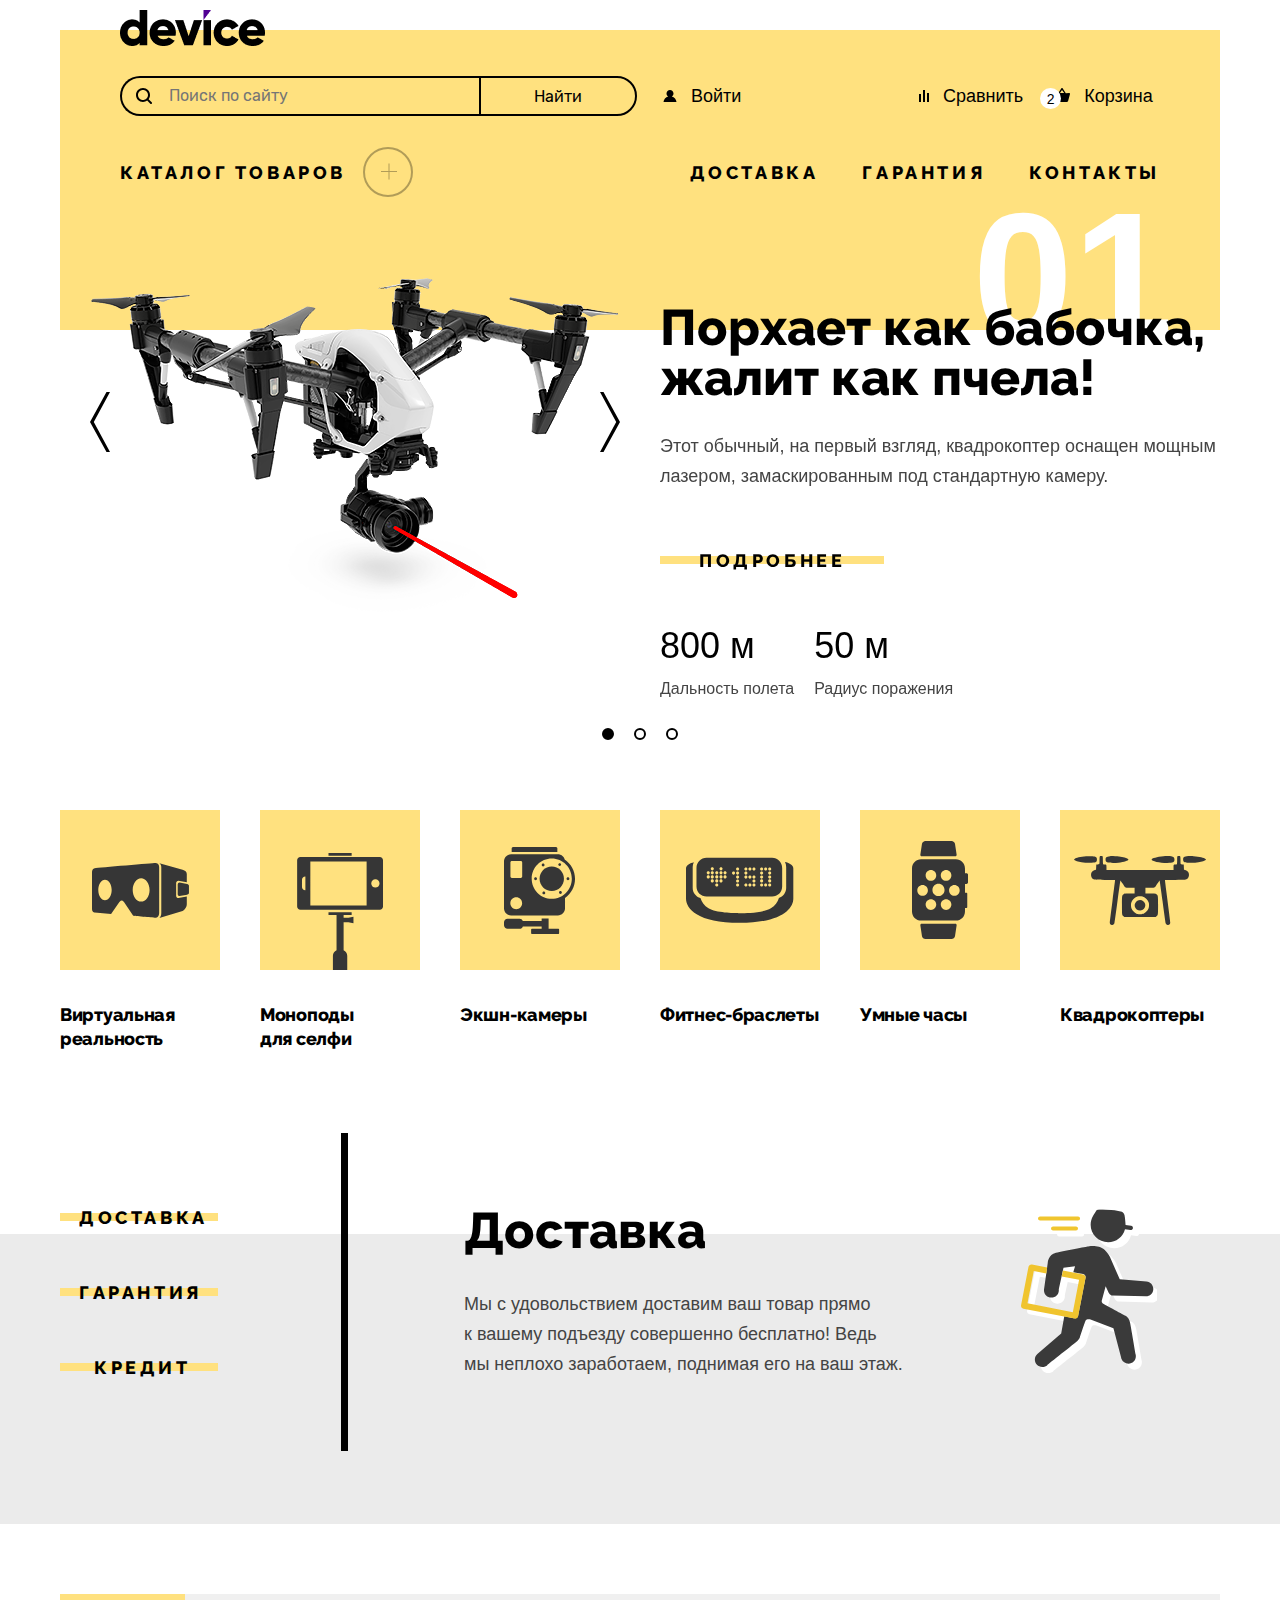
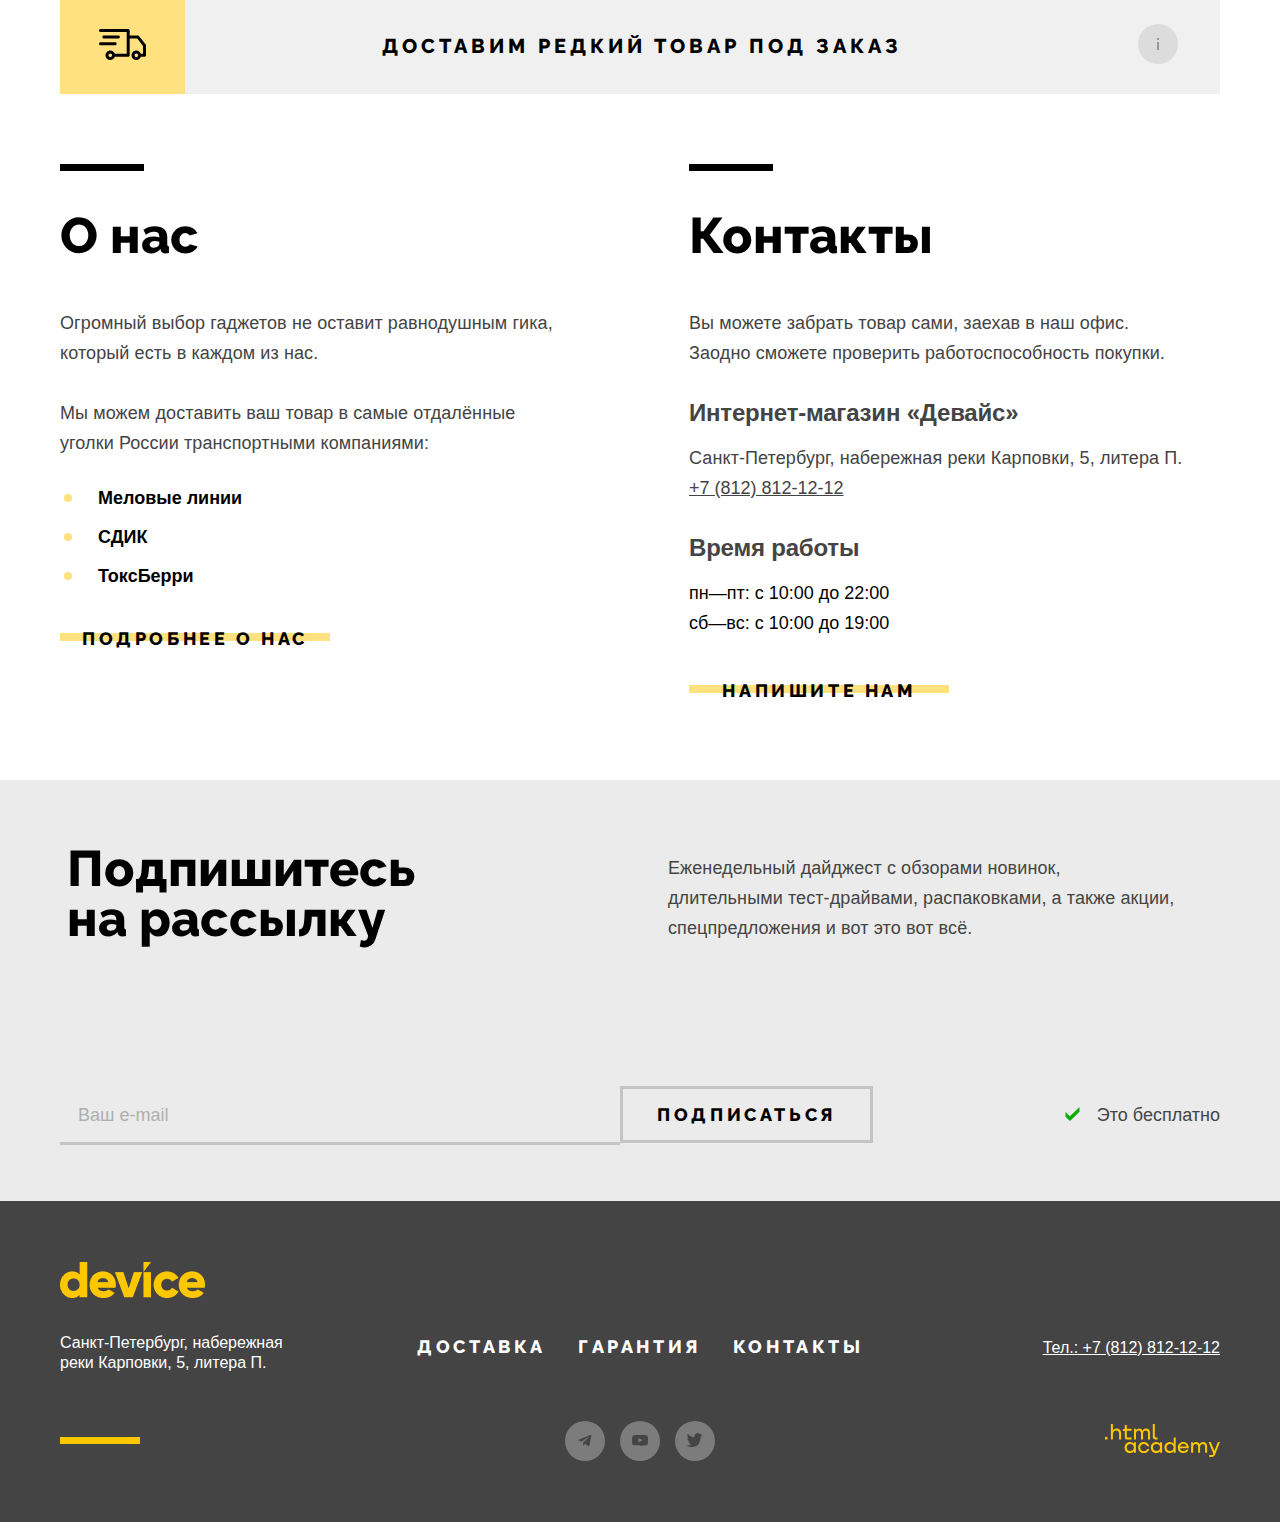
<file: index.html>
<!DOCTYPE html>
<html lang="ru">

  <head>
    <meta charset="UTF-8">
    <link rel="icon" type="image/png" sizes="32x32" href="img/favicon.png">
    <link rel="stylesheet" href="https://unpkg.com/swiper/swiper-bundle.min.css" />
    <link rel="stylesheet" href="styles/styles.css">
    <meta name="description" content="Интернет-магазин инновационных товаров и гаджетов Device">
    <title>Интернет-магазин инновационных товаров и гаджетов Device</title>
  </head>

  <body>


    <!-- header -->
    <header class="header">
      <div class="header-container container">
        <h1 class="visually-hidden">Интернет-магазин Device инновационных товаров и гаджетов</h1>
        <div class="header-logo-wrapper">
          <a class="header-logo-link link-animation" href="index.html">
            <img class="header-logo-img" src="img/logo-header.png" alt="Логотип device">
          </a>
        </div>
        <div class="header-top">
          <div class="form-search-wrapper">
            <form class="form-search" action="https://echo.htmlacademy.ru" method="GET">
              <label class="form-search-label form-search-icon" for="form-search-element"></label>
              <input class="input-search" type="text" name="query" placeholder="Поиск по сайту" aria-label="Поиск" />
              <button class="btn-search btn-form" type="submit" aria-label="Найти">Найти</button>
            </form>
          </div>
          <nav class="nav-menu">
            <div class="nav-user-wrapper">
              <a class="nav-user-link nav-link link-animation" href="#">
                <svg width="14" height="12" viewBox="0 0 14 12" fill="none" xmlns="http://www.w3.org/2000/svg">
                  <path
                    d="M0.5 12H13.5C13.3 9.4 11.4 7.2 8.8 6.5C9.8 5.9 10.5 4.8 10.5 3.5C10.5 1.6 8.9 0 7 0C5.1 0 3.5 1.6 3.5 3.5C3.5 4.8 4.2 5.9 5.2 6.5C2.6 7.2 0.7 9.4 0.5 12Z"
                    fill="currentColor" />
                </svg>
                <span class="nav-link-name nav-link-auth" id="auth-user">Войти</span>
                <!-- Добавить для реализации  авторизованного пользователя -->
                <span class="nav-link-name nav-link-auth-active" id="auth-user">Коля Петухов</span>
                <!-- <span class="nav-link-name nav-link-auth-closed" id="auth-user">Выйти</span> -->
              </a>
            </div>

            <ul class="nav-site-list">
              <li class="nav-site-item">
                <a class="nav-site-link link-animation" href="#">
                  <svg width="10" height="12" viewBox="0 0 10 12" fill="none" xmlns="http://www.w3.org/2000/svg">
                    <path d="M6 0H4V12H6V0Z" fill="currentColor" />
                    <path d="M2 4H0V12H2V4Z" fill="currentColor" />
                    <path d="M10 3H8V12H10V3Z" fill="currentColor" />
                  </svg>
                  <span class="nav-link-name">Сравнить</span>
                </a>
              </li>
              <li class="nav-site-item">
                <a class="nav-site-link nav-site-link-tooltip link-animation" aria-describedby="tooltip-cart" href="#">
                  <svg width="16" height="14" viewBox="0 0 16 14" fill="none" xmlns="http://www.w3.org/2000/svg">
                    <path
                      d="M15.3 5L11.8 5.2L8.6 0.3C8.5 0.1 8.2 0 8 0C7.8 0 7.5 0.1 7.4 0.3L4.2 5.2H0.7C0.3 5.2 0 5.5 0 5.9C0 6 0 6 0 6.1L1.9 12.9C2.1 13.6 2.6 14 3.3 14H12.7C13.4 14 13.9 13.6 14.1 12.9L16 6C16 5.9 16 5.9 16 5.8C16 5.4 15.7 5 15.3 5ZM8 1.9L10.2 5.1H5.9L8 1.9Z"
                      fill="currentColor" />
                  </svg>
                  <span class="notification-badge">2</span>
                  <span class="nav-link-name">Корзина</span>
                </a>

                <!--    Тултип      -->
                <div class="tooltip-wrapper" id="tooltip-cart">
                  <svg width="14" height="7" viewBox="0 0 14 7" fill="none" xmlns="http://www.w3.org/2000/svg">
                    <path d="M14 6.16675H0L7 0.166748L14 6.16675Z" fill="black" />
                  </svg>
                  <ul class="tooltip-list">
                    <li class="tooltip-item">
                      <a class="tooltip-link link-animation" href="#">
                        <div class="tooltip-content">
                          <div class="tooltip-img-wrapper">
                            <img class="tooltip-icon" src="img/tooltip/tooltip-img-01.png"
                              alt="Картинка любительской селфи-палки">
                          </div>
                          <p class="tooltip-text">Любительская селфи-палка</p>
                        </div>
                      </a>
                      <button class="tooltip-btn-closed link-animation" type="button"></button>
                    </li>
                    <li class="tooltip-item">
                      <a class="tooltip-link link-animation" href="#">
                        <div class="tooltip-content">
                          <div class="tooltip-img-wrapper">
                            <img class="tooltip-icon" src="img/tooltip/tooltip-img-02.png"
                              alt="Картинка профессиональной селфи-палки">
                          </div>
                          <p class="tooltip-text">Профессиональная селфи-палка</p>
                        </div>
                      </a>
                      <button class="tooltip-btn-closed link-animation" type="button"></button>
                    </li>
                  </ul>
                  <div class="tooltip-price-wrapper tooltip-price-bg">
                    <span class="tooltip-price-text">Товаров: 2</span>
                    <span class="tooltip-price-text">Сумма: 2000 ₽</span>
                  </div>
                  <button class="tooltip-btn" type="button"> Открыть корзину
                  </button>
                </div>
              </li>
            </ul>
          </nav>



        </div>
        <div class="header-content-wrapper">
          <div class="header-catalog-container" id="header-dropdown">
            <!-- <button class="header-catalog-btn header-content-title" id="btn-dropdown" type="button" data-toggle="#faq1"> -->
            <a class="header-catalog-btn header-content-title link-animation" href="catalog.html">
              Каталог товаров
              <span class="header-content-icon">
                <span></span>
                <span></span>
              </span>
            </a>
            <!-- </button> -->
            <div class="header-catalog-list-wrapper">
              <ul class="header-catalog-list">
                <li class="header-catalog-item">
                  <a class="header-catalog-link link-animation" href="#category">Виртуальная реальность</a>
                </li>
                <li class="header-catalog-item">
                  <a class="header-catalog-link link-animation" href="#category">Моноподы для cелфи</a>
                </li>
                <li class="header-catalog-item">
                  <a class="header-catalog-link link-animation" href="#category">Экшн-камеры
                  </a>
                </li>
              </ul>

              <ul class="header-catalog-list">
                <li class="header-catalog-item">
                  <a class="header-catalog-link link-animation" href="#category">Фитнес-браслеты</a>
                </li>
                <li class="header-catalog-item">
                  <a class="header-catalog-link link-animation" href="#category">Умные часы</a>
                </li>
              </ul>

              <ul class="header-catalog-list">
                <li class="header-catalog-item">
                  <a class="header-catalog-link link-animation" href="#category">Квадрокоптеры</a>
                </li>
              </ul>
            </div>
          </div>
          <!-- <div class="header-content-services-wrapper"> -->
          <ul class="header-content-services-list">
            <li class="header-content-services-item header-content-title">
              <a class="header-content-services-link link-animation" href="#">Доставка</a>
            </li>
            <li class="header-content-services-item header-content-title">
              <a class="header-content-services-link link-animation" href="#">Гарантия</a>
            </li>
            <li class="header-content-services-item header-content-title">
              <a class="header-content-services-link link-animation" href="#">Контакты</a>
            </li>
          </ul>
          <!-- </div> -->
        </div>
    </header>

    <!-- main -->
    <main>

      <!-- hero -->
      <section class="hero container">

        <div class="hero-slider-container swiper-container">
          <ul class="hero-list hero-slider-wrapper swiper-wrapper">

            <li class="hero-item hero-slide swiper-slide">
              <div class="hero-img-wrapper">
                <img class="hero-img" src="img/hero/hero-slider-01.png" width="560" height="560" alt="Квадракоптер">
              </div>
              <div class="hero-content">
                <span class="hero-content-number">01</span>
                <h2>Порхает как бабочка,
                  жалит как пчела!</h2>
                <p class="hero-content-desc">Этот обычный, на первый взгляд, квадрокоптер оснащен мощным лазером,
                  замаскированным под
                  стандартную камеру.
                </p>

                <a class="hero-btn btn" href="#">Подробнее</a>

                <div class="hero-details-wrapper">
                  <div class="hero-details">
                    <span class="hero-details-data">800 м</span>
                    <p class="hero-details-desc">Дальность полета</p>
                  </div>
                  <div class="hero-details">
                    <span class="hero__details-data">50 м</span>
                    <p class="hero-details-desc">Радиус поражения</p>
                  </div>
                </div>
              </div>
            </li>
            <li class="hero-item hero-slide swiper-slide">
              <div class="hero-img-wrapper">
                <img class="hero-img" src="img/hero/hero-slider-02.png" width="560" height="560" alt="Смартчасы">
              </div>
              <div class="hero-content">
                <span class="hero-content-number">02</span>
                <h2>Худеем
                  правильно!</h2>
                <p class="hero-content-desc">Мотивирующие фитнес-браслеты помогут найти в себе силы не пропускать
                  занятия и соблюдать диету.
                </p>

                <a class="hero-btn btn" href="#">Подробнее</a>

                <div class="hero-details-wrapper">
                  <div class="hero-details">
                    <span class="hero-details-data">48 часов</span>
                    <p class="hero-details-desc">Без подзарядки</p>
                  </div>
                </div>
              </div>
            </li>
            <li class="hero-item hero-slide swiper-slide">
              <div class="hero-img-wrapper">
                <img class="hero-img" src="img/hero/hero-slider-03.png" width="560" height="560" alt="Палка для селфи">
              </div>
              <div class="hero-content">
                <span class="hero-content-number">03</span>
                <h2>Делай селфи,
                  как Бен Стиллер! </h2>
                <p class="hero-content-desc">Самая длинная палка для селфи доступна в нашем магазине. Восемь (Восемь,
                  Карл!) метров длиной и
                  весом всего 5 кг.
                </p>

                <a class="hero-btn btn link-animation" href="#">Подробнее</a>

                <div class="hero-details-wrapper">
                  <div class="hero-details">
                    <span class="hero-details-data">8,5 м</span>
                    <p class="hero-details-desc">Длина палки</p>
                  </div>
                  <div class="hero-details">
                    <span class="hero__details-data">5 кг</span>
                    <p class="hero-details-desc">Вес палки</p>
                  </div>
                  <div class="hero-details">
                    <span class="hero__details-data">Карбон</span>
                    <p class="hero-details-desc">Материал</p>
                  </div>
                </div>
              </div>
            </li>
          </ul>
          <div class="hero-swiper-pagination swiper-pagination">
          </div>

          <div class="hero-arrows">
            <button type="button" class="hero-button-prev arrow-slider-btn swiper-button-prev link-animation"></button>
            <button type="button" class="hero-button-next arrow-slider-btn swiper-button-next link-animation"></button>
          </div>
        </div>
      </section>

      <!-- category products -->
      <section class="category container" id="category">
        <div class="category-container">
          <ul class="category-list">
            <li class="category-item">
              <a class="category-link link-animation" href="#">
                <div class="category-icon-wrapper icon-wrapper">
                  <svg width="97" height="55" viewBox="0 0 97 55" fill="none" xmlns="http://www.w3.org/2000/svg">
                    <path
                      d="M84.1314 32.639V20.003C84.1314 18.694 85.1764 17.633 86.4664 17.633L94.7924 19.214V11.02C94.7924 8.66497 93.0844 7.58897 90.5904 6.75497L67.4034 0.174968C69.0194 1.56597 69.2924 2.21497 69.2924 4.57097V49.78C69.2924 52.136 68.8424 53.846 67.3254 54.99L90.5904 47.925C92.9914 47.092 94.7924 43.709 94.7924 41.353V33.44L86.4664 35.007C85.1764 35.009 84.1314 33.947 84.1314 32.639Z"
                      fill="#363636" />
                    <path
                      d="M95.1294 20.979L87.5314 19.535C86.5234 19.535 85.7074 20.364 85.7074 21.386V31.254C85.7074 32.277 86.5234 33.106 87.5314 33.106L95.1294 31.675C96.2834 31.256 96.9534 30.846 96.9534 29.823V22.83C96.9534 21.808 96.1874 21.323 95.1294 20.979Z"
                      fill="#363636" />
                    <path
                      d="M67.1704 4.48297C67.1704 -0.597033 62.9384 0.0239677 62.9384 0.0239677C62.9384 0.0239677 5.83241 4.73797 2.83841 5.14497C-0.155585 5.55197 0.00141458 9.53197 0.00141458 9.53197C0.00141458 9.53197 0.000414578 42.069 0.000414578 45.812C0.000414578 49.555 2.59941 49.565 2.59941 49.565L19.0764 50.968L27.2124 39.3C27.2124 39.3 28.3214 37.472 29.7174 37.472C31.1144 37.472 32.1494 39.333 32.1494 39.333L41.2104 52.854C41.2104 52.854 60.1054 54.763 63.7314 54.763C67.3574 54.762 67.1704 49.739 67.1704 49.739C67.1704 49.739 67.1704 9.56297 67.1704 4.48297ZM12.9824 37.192C9.28442 37.192 6.28641 32.591 6.28641 26.917C6.28641 21.243 9.28442 16.642 12.9824 16.642C16.6804 16.642 19.6784 21.243 19.6784 26.917C19.6784 32.591 16.6804 37.192 12.9824 37.192ZM49.1404 38.618C44.4784 38.618 40.6994 33.379 40.6994 26.917C40.6994 20.454 44.4794 15.215 49.1404 15.215C53.8024 15.215 57.5824 20.454 57.5824 26.917C57.5824 33.379 53.8024 38.618 49.1404 38.618Z"
                      fill="#363636" />
                  </svg>
                </div>
                <p>Виртуальная реальность</p>
              </a>
            </li>
            <li class="category-item">
              <a class="category-link link-animation" href="#">
                <div class="category-icon-wrapper icon-wrapper">
                  <svg width="87" height="117" viewBox="0 0 87 117" fill="none" xmlns="http://www.w3.org/2000/svg">
                    <path
                      d="M82.821 4.011H3.33003C1.56903 4.011 0.142029 5.438 0.142029 7.199V53.612C0.142029 55.375 1.56903 56.801 3.33003 56.801H82.822C84.584 56.801 86.011 55.374 86.011 53.612V7.199C86.011 5.438 84.583 4.011 82.821 4.011ZM8.39203 37.236H8.16603C6.40403 37.236 4.97703 35.807 4.97703 34.047V26.764C4.97703 25.003 6.40403 23.576 8.16603 23.576H8.39203V37.236ZM69.623 52.408H13.341V8.402H69.623V52.408ZM78.4 34.552C76.111 34.552 74.254 32.697 74.254 30.405C74.254 28.113 76.11 26.258 78.4 26.258C80.691 26.258 82.548 28.113 82.548 30.405C82.548 32.697 80.691 34.552 78.4 34.552Z"
                      fill="#363636" />
                    <path d="M54.654 0H31.497V2.758H54.654V0Z" fill="#363636" />
                    <path
                      d="M46.608 64.861V61.888H54.654V59.13H31.498V61.888H39.543V97.134C37.404 98.072 35.908 100.206 35.908 102.693V117H50.243V102.693C50.243 100.207 48.748 98.072 46.607 97.136V69.146H51.403L56.454 70.359V63.648L51.403 64.861H46.608Z"
                      fill="#363636" />
                  </svg>
                </div>
                <p>Моноподы<br>для селфи</p>
              </a>
            </li>
            <li class="category-item">
              <a class="category-link link-animation" href="#">
                <div class="category-icon-wrapper icon-wrapper">
                  <svg width="72" height="87" viewBox="0 0 72 87" fill="none" xmlns="http://www.w3.org/2000/svg">
                    <path
                      d="M53.349 1.49C53.349 0.754 52.771 0 52.038 0H9.053C8.32 0 7.672 0.754 7.672 1.49V5.012H53.348L53.349 1.49Z"
                      fill="#363636" />
                    <path
                      d="M54.202 81.809H44.605V71.426H37.647V73.933H18.774C18.237 72.679 17.017 71.785 15.593 71.785H3.559C1.642 71.784 0 73.387 0 75.311V78.329C0 80.253 1.642 81.809 3.559 81.809H15.594C17.105 81.809 18.386 80.913 18.863 79.483H37.648V81.809H28.13C27.597 81.809 27.12 82.246 27.12 82.781V85.953C27.12 86.488 27.598 87.001 28.13 87.001H54.202C54.735 87.001 55.132 86.488 55.132 85.953V82.78C55.132 82.245 54.735 81.809 54.202 81.809Z"
                      fill="#363636" />
                    <path
                      d="M60.666 12.39C59.805 9.453 57.099 7.34 53.895 7.34H7.148C3.25 7.34 0 10.449 0 14.361V61.261C0 65.173 3.25 68.382 7.148 68.382H53.895C57.793 68.382 61.021 65.173 61.021 61.261V50.915C67.087 46.711 71.022 39.704 71.022 31.751C71.021 23.672 66.89 16.57 60.666 12.39ZM12.238 62.151C8.979 62.151 6.337 59.501 6.337 56.23C6.337 52.96 8.979 50.308 12.238 50.308C15.497 50.308 18.14 52.96 18.14 56.23C18.14 59.501 15.497 62.151 12.238 62.151ZM18.199 29.546C18.199 30.332 17.564 30.968 16.781 30.968H7.841C7.058 30.968 6.423 30.331 6.423 29.546V15.386C6.423 14.6 7.058 13.963 7.841 13.963H16.78C17.563 13.963 18.198 14.6 18.198 15.386L18.199 29.546ZM47.762 51.858C36.686 51.858 27.705 42.848 27.705 31.735C27.705 20.622 36.685 11.611 47.762 11.611C58.839 11.611 67.82 20.621 67.82 31.735C67.82 42.849 58.839 51.858 47.762 51.858Z"
                      fill="#363636" />
                    <path
                      d="M47.762 43.964C54.4932 43.964 59.95 38.4889 59.95 31.735C59.95 24.9811 54.4932 19.506 47.762 19.506C41.0308 19.506 35.574 24.9811 35.574 31.735C35.574 38.4889 41.0308 43.964 47.762 43.964Z"
                      fill="#363636" />
                    <path
                      d="M31.562 33.171C32.3545 33.171 32.997 32.5285 32.997 31.736C32.997 30.9435 32.3545 30.301 31.562 30.301C30.7695 30.301 30.127 30.9435 30.127 31.736C30.127 32.5285 30.7695 33.171 31.562 33.171Z"
                      fill="#363636" />
                    <path
                      d="M63.963 33.171C64.7555 33.171 65.398 32.5285 65.398 31.736C65.398 30.9435 64.7555 30.301 63.963 30.301C63.1705 30.301 62.528 30.9435 62.528 31.736C62.528 32.5285 63.1705 33.171 63.963 33.171Z"
                      fill="#363636" />
                    <path
                      d="M39.109 19.429C39.9015 19.429 40.544 18.7865 40.544 17.994C40.544 17.2015 39.9015 16.559 39.109 16.559C38.3165 16.559 37.674 17.2015 37.674 17.994C37.674 18.7865 38.3165 19.429 39.109 19.429Z"
                      fill="#363636" />
                    <path
                      d="M56.415 46.912C57.2048 46.912 57.845 46.2691 57.845 45.476C57.845 44.6829 57.2048 44.04 56.415 44.04C55.6252 44.04 54.985 44.6829 54.985 45.476C54.985 46.2691 55.6252 46.912 56.415 46.912Z"
                      fill="#363636" />
                    <path
                      d="M55.697 19C56.4895 19 57.132 18.3575 57.132 17.565C57.132 16.7725 56.4895 16.13 55.697 16.13C54.9045 16.13 54.262 16.7725 54.262 17.565C54.262 18.3575 54.9045 19 55.697 19Z"
                      fill="#363636" />
                    <path
                      d="M39.828 47.341C40.6205 47.341 41.263 46.6985 41.263 45.906C41.263 45.1135 40.6205 44.471 39.828 44.471C39.0355 44.471 38.393 45.1135 38.393 45.906C38.393 46.6985 39.0355 47.341 39.828 47.341Z"
                      fill="#363636" />
                  </svg>
                </div>
                <p>Экшн-камеры</p>
              </a>
            </li>
            <li class="category-item">
              <a class="category-link link-animation" href="#">
                <div class="category-icon-wrapper icon-wrapper">
                  <svg width="108" height="66" viewBox="0 0 108 66" fill="none" xmlns="http://www.w3.org/2000/svg">
                    <path
                      d="M98.967 5.07411C99.719 6.51511 100.176 8.15411 100.176 9.89211V30.9941C100.176 35.6101 97.084 39.5211 92.93 40.8941C91.605 44.8811 89.152 48.7481 84.879 51.3261C76.203 56.5571 53.755 56.1631 53.681 56.1631C53.603 56.1631 31.168 56.5581 22.492 51.3261C18.276 48.7811 15.784 44.9791 14.45 41.0471C10.032 39.8381 6.694 35.7961 6.694 30.9941V9.89311C6.694 8.20511 7.121 6.61111 7.833 5.20011C4.17 6.10911 0 7.91811 0 11.4341C0 17.6771 0 37.1211 0 41.4171C0 51.6681 11.839 65.8501 53.657 65.8501C95.477 65.8501 107.314 51.6681 107.314 41.4171C107.314 37.1211 107.314 17.6771 107.314 11.4341C107.313 7.75011 102.738 5.94011 98.967 5.07411Z"
                      fill="#363636" />
                    <path
                      d="M20.561 39.4591H86.084C91.648 39.4591 96.158 34.9461 96.158 29.3821V10.9351C96.158 5.37211 91.648 0.860107 86.084 0.860107H20.561C14.997 0.860107 10.486 5.37111 10.486 10.9351V29.3821C10.486 34.9461 14.997 39.4591 20.561 39.4591ZM83.695 10.4681C84.562 10.4681 85.264 11.1711 85.264 12.0381C85.264 12.9041 84.562 13.6071 83.695 13.6071C82.828 13.6071 82.127 12.9041 82.127 12.0381C82.127 11.1701 82.828 10.4681 83.695 10.4681ZM83.695 14.5071C84.562 14.5071 85.264 15.2101 85.264 16.0751C85.264 16.9421 84.562 17.6441 83.695 17.6441C82.828 17.6441 82.127 16.9421 82.127 16.0751C82.127 15.2101 82.828 14.5071 83.695 14.5071ZM83.695 18.5461C84.562 18.5461 85.264 19.2481 85.264 20.1151C85.264 20.9811 84.562 21.6841 83.695 21.6841C82.828 21.6841 82.127 20.9811 82.127 20.1151C82.127 19.2481 82.828 18.5461 83.695 18.5461ZM83.695 22.3731C84.562 22.3731 85.264 23.0771 85.264 23.9421C85.264 24.8091 84.562 25.5101 83.695 25.5101C82.828 25.5101 82.127 24.8091 82.127 23.9421C82.127 23.0761 82.828 22.3731 83.695 22.3731ZM83.695 26.4121C84.562 26.4121 85.264 27.1141 85.264 27.9811C85.264 28.8461 84.562 29.5491 83.695 29.5491C82.828 29.5491 82.127 28.8451 82.127 27.9811C82.127 27.1141 82.828 26.4121 83.695 26.4121ZM79.656 10.4681C80.523 10.4681 81.224 11.1711 81.224 12.0381C81.224 12.9041 80.523 13.6071 79.656 13.6071C78.791 13.6071 78.088 12.9041 78.088 12.0381C78.088 11.1701 78.791 10.4681 79.656 10.4681ZM79.656 26.4121C80.523 26.4121 81.224 27.1141 81.224 27.9811C81.224 28.8461 80.523 29.5491 79.656 29.5491C78.791 29.5491 78.088 28.8451 78.088 27.9811C78.088 27.1141 78.791 26.4121 79.656 26.4121ZM75.619 10.4681C76.484 10.4681 77.187 11.1711 77.187 12.0381C77.187 12.9041 76.484 13.6071 75.619 13.6071C74.752 13.6071 74.05 12.9041 74.05 12.0381C74.05 11.1701 74.752 10.4681 75.619 10.4681ZM75.619 14.5071C76.484 14.5071 77.187 15.2101 77.187 16.0751C77.187 16.9421 76.484 17.6441 75.619 17.6441C74.752 17.6441 74.05 16.9421 74.05 16.0751C74.05 15.2101 74.752 14.5071 75.619 14.5071ZM75.619 18.5461C76.484 18.5461 77.187 19.2481 77.187 20.1151C77.187 20.9811 76.484 21.6841 75.619 21.6841C74.752 21.6841 74.05 20.9811 74.05 20.1151C74.05 19.2481 74.752 18.5461 75.619 18.5461ZM75.619 22.3731C76.484 22.3731 77.187 23.0771 77.187 23.9421C77.187 24.8091 76.484 25.5101 75.619 25.5101C74.752 25.5101 74.05 24.8091 74.05 23.9421C74.05 23.0761 74.752 22.3731 75.619 22.3731ZM75.619 26.4121C76.484 26.4121 77.187 27.1141 77.187 27.9811C77.187 28.8461 76.484 29.5491 75.619 29.5491C74.752 29.5491 74.05 28.8451 74.05 27.9811C74.05 27.1141 74.752 26.4121 75.619 26.4121ZM67.965 10.4681C68.832 10.4681 69.533 11.1711 69.533 12.0381C69.533 12.9041 68.832 13.6071 67.965 13.6071C67.098 13.6071 66.397 12.9041 66.397 12.0381C66.396 11.1701 67.1 10.4681 67.965 10.4681ZM67.965 18.5461C68.832 18.5461 69.533 19.2481 69.533 20.1151C69.533 20.9811 68.832 21.6841 67.965 21.6841C67.098 21.6841 66.397 20.9811 66.397 20.1151C66.396 19.2481 67.1 18.5461 67.965 18.5461ZM67.965 22.4271C68.832 22.4271 69.533 23.1281 69.533 23.9951C69.533 24.8601 68.832 25.5641 67.965 25.5641C67.098 25.5641 66.397 24.8601 66.397 23.9951C66.396 23.1281 67.1 22.4271 67.965 22.4271ZM67.965 26.4121C68.832 26.4121 69.533 27.1141 69.533 27.9811C69.533 28.8461 68.832 29.5491 67.965 29.5491C67.098 29.5491 66.397 28.8451 66.397 27.9811C66.396 27.1141 67.1 26.4121 67.965 26.4121ZM63.926 10.4681C64.793 10.4681 65.496 11.1711 65.496 12.0381C65.496 12.9041 64.793 13.6071 63.926 13.6071C63.061 13.6071 62.357 12.9041 62.357 12.0381C62.356 11.1701 63.061 10.4681 63.926 10.4681ZM63.926 18.5461C64.793 18.5461 65.496 19.2481 65.496 20.1151C65.496 20.9811 64.793 21.6841 63.926 21.6841C63.061 21.6841 62.357 20.9811 62.357 20.1151C62.356 19.2481 63.061 18.5461 63.926 18.5461ZM63.926 26.4121C64.793 26.4121 65.496 27.1141 65.496 27.9811C65.496 28.8461 64.793 29.5491 63.926 29.5491C63.061 29.5491 62.357 28.8451 62.357 27.9811C62.356 27.1141 63.061 26.4121 63.926 26.4121ZM59.888 10.4681C60.753 10.4681 61.457 11.1711 61.457 12.0381C61.457 12.9041 60.753 13.6071 59.888 13.6071C59.021 13.6071 58.32 12.9041 58.32 12.0381C58.319 11.1701 59.021 10.4681 59.888 10.4681ZM59.888 14.5071C60.753 14.5071 61.457 15.2101 61.457 16.0751C61.457 16.9421 60.753 17.6441 59.888 17.6441C59.021 17.6441 58.32 16.9421 58.32 16.0751C58.319 15.2101 59.021 14.5071 59.888 14.5071ZM59.888 18.5461C60.753 18.5461 61.457 19.2481 61.457 20.1151C61.457 20.9811 60.753 21.6841 59.888 21.6841C59.021 21.6841 58.32 20.9811 58.32 20.1151C58.319 19.2481 59.021 18.5461 59.888 18.5461ZM59.888 26.4121C60.753 26.4121 61.457 27.1141 61.457 27.9811C61.457 28.8461 60.753 29.5491 59.888 29.5491C59.021 29.5491 58.32 28.8451 58.32 27.9811C58.319 27.1141 59.021 26.4121 59.888 26.4121ZM51.598 10.4681C52.465 10.4681 53.167 11.1711 53.167 12.0381C53.167 12.9041 52.465 13.6071 51.598 13.6071C50.731 13.6071 50.03 12.9041 50.03 12.0381C50.029 11.1701 50.731 10.4681 51.598 10.4681ZM51.598 14.5071C52.465 14.5071 53.167 15.2101 53.167 16.0751C53.167 16.9421 52.465 17.6441 51.598 17.6441C50.731 17.6441 50.03 16.9421 50.03 16.0751C50.029 15.2101 50.731 14.5071 51.598 14.5071ZM51.598 18.5461C52.465 18.5461 53.167 19.2481 53.167 20.1151C53.167 20.9811 52.465 21.6841 51.598 21.6841C50.731 21.6841 50.03 20.9811 50.03 20.1151C50.029 19.2481 50.731 18.5461 51.598 18.5461ZM51.598 22.4271C52.465 22.4271 53.167 23.1281 53.167 23.9951C53.167 24.8601 52.465 25.5641 51.598 25.5641C50.731 25.5641 50.03 24.8601 50.03 23.9951C50.029 23.1281 50.731 22.4271 51.598 22.4271ZM51.598 26.4121C52.465 26.4121 53.167 27.1141 53.167 27.9811C53.167 28.8461 52.465 29.5491 51.598 29.5491C50.731 29.5491 50.03 28.8451 50.03 27.9811C50.029 27.1141 50.731 26.4121 51.598 26.4121ZM47.559 14.5071C48.426 14.5071 49.127 15.2101 49.127 16.0751C49.127 16.9421 48.426 17.6441 47.559 17.6441C46.692 17.6441 45.99 16.9421 45.99 16.0751C45.99 15.2101 46.691 14.5071 47.559 14.5071ZM39.057 14.2951C39.922 14.2951 40.626 14.9981 40.626 15.8631C40.626 16.7301 39.922 17.4321 39.057 17.4321C38.19 17.4321 37.486 16.7291 37.486 15.8631C37.486 14.9981 38.189 14.2951 39.057 14.2951ZM39.057 18.3331C39.922 18.3331 40.626 19.0361 40.626 19.9031C40.626 20.7691 39.922 21.4731 39.057 21.4731C38.19 21.4731 37.486 20.7691 37.486 19.9031C37.486 19.0361 38.189 18.3331 39.057 18.3331ZM35.018 10.2551C35.883 10.2551 36.586 10.9581 36.586 11.8251C36.586 12.6911 35.882 13.3931 35.018 13.3931C34.151 13.3931 33.449 12.6901 33.449 11.8251C33.449 10.9581 34.15 10.2551 35.018 10.2551ZM35.018 14.2951C35.883 14.2951 36.586 14.9981 36.586 15.8631C36.586 16.7301 35.882 17.4321 35.018 17.4321C34.151 17.4321 33.449 16.7291 33.449 15.8631C33.449 14.9981 34.15 14.2951 35.018 14.2951ZM35.018 18.3331C35.883 18.3331 36.586 19.0361 36.586 19.9031C36.586 20.7691 35.882 21.4731 35.018 21.4731C34.151 21.4731 33.449 20.7691 33.449 19.9031C33.449 19.0361 34.15 18.3331 35.018 18.3331ZM35.018 22.3731C35.883 22.3731 36.586 23.0771 36.586 23.9421C36.586 24.8091 35.882 25.5101 35.018 25.5101C34.151 25.5101 33.449 24.8091 33.449 23.9421C33.449 23.0761 34.15 22.3731 35.018 22.3731ZM30.764 14.2951C31.631 14.2951 32.333 14.9981 32.333 15.8631C32.333 16.7301 31.631 17.4321 30.764 17.4321C29.897 17.4321 29.196 16.7291 29.196 15.8631C29.196 14.9981 29.897 14.2951 30.764 14.2951ZM30.764 18.3331C31.631 18.3331 32.333 19.0361 32.333 19.9031C32.333 20.7691 31.631 21.4731 30.764 21.4731C29.897 21.4731 29.196 20.7691 29.196 19.9031C29.196 19.0361 29.897 18.3331 30.764 18.3331ZM30.764 22.3731C31.631 22.3731 32.333 23.0771 32.333 23.9421C32.333 24.8091 31.631 25.5101 30.764 25.5101C29.897 25.5101 29.196 24.8091 29.196 23.9421C29.196 23.0761 29.897 22.3731 30.764 22.3731ZM30.764 26.4121C31.631 26.4121 32.333 27.1141 32.333 27.9811C32.333 28.8461 31.631 29.5491 30.764 29.5491C29.897 29.5491 29.196 28.8451 29.196 27.9811C29.196 27.1141 29.897 26.4121 30.764 26.4121ZM26.3 10.2551C27.167 10.2551 27.871 10.9581 27.871 11.8251C27.871 12.6911 27.167 13.3931 26.3 13.3931C25.435 13.3931 24.731 12.6901 24.731 11.8251C24.731 10.9581 25.435 10.2551 26.3 10.2551ZM26.3 14.2951C27.167 14.2951 27.871 14.9981 27.871 15.8631C27.871 16.7301 27.167 17.4321 26.3 17.4321C25.435 17.4321 24.731 16.7291 24.731 15.8631C24.731 14.9981 25.435 14.2951 26.3 14.2951ZM26.3 18.3331C27.167 18.3331 27.871 19.0361 27.871 19.9031C27.871 20.7691 27.167 21.4731 26.3 21.4731C25.435 21.4731 24.731 20.7691 24.731 19.9031C24.731 19.0361 25.435 18.3331 26.3 18.3331ZM26.3 22.3731C27.167 22.3731 27.871 23.0771 27.871 23.9421C27.871 24.8091 27.167 25.5101 26.3 25.5101C25.435 25.5101 24.731 24.8091 24.731 23.9421C24.731 23.0761 25.435 22.3731 26.3 22.3731ZM22.263 14.2951C23.128 14.2951 23.832 14.9981 23.832 15.8631C23.832 16.7301 23.128 17.4321 22.263 17.4321C21.396 17.4321 20.694 16.7291 20.694 15.8631C20.694 14.9981 21.396 14.2951 22.263 14.2951ZM22.263 18.3331C23.128 18.3331 23.832 19.0361 23.832 19.9031C23.832 20.7691 23.128 21.4731 22.263 21.4731C21.396 21.4731 20.694 20.7691 20.694 19.9031C20.694 19.0361 21.396 18.3331 22.263 18.3331Z"
                      fill="#363636" />
                  </svg>

                </div>
                <p>Фитнес-браслеты</p>
              </a>
            </li>
            <li class="category-item">
              <a class="category-link link-animation" href="#">
                <div class="category-icon-wrapper icon-wrapper">
                  <svg width="56" height="98" viewBox="0 0 56 98" fill="none" xmlns="http://www.w3.org/2000/svg">
                    <path
                      d="M54.494 32.197H52.979V27.557C52.979 22.505 48.892 18.371 43.897 18.371H9.082C4.086 18.372 0 22.505 0 27.557V70.425C0 75.477 4.087 79.61 9.083 79.61H43.898C48.893 79.61 52.98 75.477 52.98 70.425V67.01H54.495C54.91 67.01 55.252 66.666 55.252 66.246V52.467C55.252 52.046 54.91 51.701 54.495 51.701H52.98V42.913H54.495C55.327 42.913 56.009 42.225 56.009 41.382V33.728C56.008 32.886 55.326 32.197 54.494 32.197ZM34.082 29.088C37.008 29.088 39.381 31.486 39.381 34.446C39.381 37.406 37.008 39.804 34.082 39.804C31.156 39.804 28.784 37.406 28.784 34.446C28.784 31.486 31.156 29.088 34.082 29.088ZM18.945 29.088C21.87 29.088 24.243 31.486 24.243 34.446C24.243 37.406 21.87 39.804 18.945 39.804C16.019 39.804 13.647 37.406 13.647 34.446C13.647 31.486 16.019 29.088 18.945 29.088ZM5.297 49.397C5.297 46.438 7.668 44.039 10.595 44.039C13.521 44.039 15.893 46.438 15.893 49.397C15.893 52.356 13.52 54.755 10.595 54.755C7.668 54.756 5.297 52.356 5.297 49.397ZM18.945 68.894C16.019 68.894 13.647 66.496 13.647 63.536C13.647 60.576 16.019 58.178 18.945 58.178C21.87 58.178 24.243 60.576 24.243 63.536C24.243 66.496 21.87 68.894 18.945 68.894ZM20.435 48.991C20.435 45.609 23.146 42.867 26.49 42.867C29.834 42.867 32.545 45.609 32.545 48.991C32.545 52.373 29.834 55.115 26.49 55.115C23.146 55.114 20.435 52.373 20.435 48.991ZM34.082 68.894C31.156 68.894 28.784 66.496 28.784 63.536C28.784 60.576 31.156 58.178 34.082 58.178C37.008 58.178 39.381 60.576 39.381 63.536C39.381 66.496 37.008 68.894 34.082 68.894ZM42.384 54.756C39.457 54.756 37.086 52.357 37.086 49.398C37.086 46.439 39.457 44.04 42.384 44.04C45.31 44.04 47.682 46.439 47.682 49.398C47.682 52.356 45.31 54.756 42.384 54.756Z"
                      fill="#363636" />
                    <path
                      d="M9.646 15.31H43.333C44.176 15.31 44.765 14.629 44.639 13.796L43.023 3.028C43.023 3.028 43.023 3.027 43.021 3.026C42.771 1.362 41.189 0 39.506 0H13.474C11.788 0 10.206 1.362 9.957 3.028L8.342 13.795C8.217 14.628 8.803 15.31 9.646 15.31Z"
                      fill="#363636" />
                    <path
                      d="M43.333 82.671H9.646C8.803 82.671 8.217 83.354 8.342 84.187L9.957 94.954C10.207 96.62 11.789 97.982 13.473 97.982H39.505C41.189 97.982 42.771 96.62 43.022 94.956V94.954L44.637 84.187C44.765 83.354 44.176 82.671 43.333 82.671Z"
                      fill="#363636" />
                  </svg>

                </div>
                <p>Умные часы</p>
              </a>
            </li>
            <li class="category-item">
              <a class="category-link link-animation" href="#">
                <div class="category-icon-wrapper icon-wrapper">
                  <svg width="133" height="69" viewBox="0 0 133 69" fill="none" xmlns="http://www.w3.org/2000/svg">
                    <path
                      d="M12.0523 0.257913C6.50738 0.745213 1.83838 1.85073 0.575275 2.93033C-0.147425 3.54653 -0.147425 3.54653 0.342875 4.08653C0.987375 4.80623 4.05628 5.73151 7.59048 6.32281C11.5885 6.99081 20.1003 7.01622 21.3136 6.37412C22.5255 5.70612 22.9376 4.96048 22.9376 3.39268C22.9376 1.77398 22.3185 0.976689 20.7198 0.540189C19.274 0.154289 14.9415 1.33812e-05 12.0523 0.257913Z"
                      fill="#363636" />
                    <path
                      d="M25.7745 0.488281C25.6451 0.771481 25.5162 2.5962 25.5162 4.6001C25.5162 8.6611 25.6715 8.3784 23.3243 8.5332L22.2935 8.6103L22.0352 13.6986L20.8487 13.9818C18.2696 14.6498 16.8497 16.577 17.0572 19.2762C17.1851 21.2034 18.088 22.617 19.6358 23.3631C20.7447 23.8763 21.1055 23.9012 30.8819 23.9012C36.4268 23.9012 41.0191 23.9798 41.0704 24.0819C41.1212 24.2103 39.961 33.4891 38.4908 44.7206C37.046 55.9511 35.8077 65.7177 35.7823 66.3866C35.731 68.0038 36.6085 69.0077 38.13 69.0077C39.3673 69.0077 40.1417 68.3661 40.4513 67.1063C40.5807 66.5926 41.9469 56.7733 43.4694 45.285C44.9914 33.8221 46.3322 24.4163 46.4098 24.4163C46.5128 24.4163 47.4928 25.8294 48.6022 27.552C51.5421 32.178 51.0011 31.8689 56.2375 31.8689H60.5959V37.4987L55.4631 37.5758C50.7429 37.6529 50.2531 37.7028 49.5818 38.191C48.009 39.3482 47.9568 39.606 47.9568 49.1676C47.9568 58.7018 47.9832 58.9596 49.4793 60.2174L50.3304 60.9127H81.6956L82.5462 60.2174C84.0423 58.9596 84.0667 58.7018 84.0667 49.1676C84.0667 39.6061 84.0159 39.3483 82.4437 38.191C81.7728 37.7027 81.2826 37.6529 76.5619 37.5758L71.4301 37.4987V31.8689H75.7895C81.0239 31.8689 80.4829 32.178 83.4233 27.552C84.5337 25.8293 85.5131 24.4163 85.6167 24.4163C85.6929 24.4163 87.0356 33.8221 88.5562 45.285C90.0787 56.7733 91.4458 66.5926 91.5748 67.1063C91.8844 68.3661 92.6568 69.0077 93.8961 69.0077C95.4176 69.0077 96.2955 68.0038 96.2428 66.3866C96.2174 65.7177 94.9791 55.9511 93.5338 44.7206C92.065 33.4892 90.9029 24.2103 90.9557 24.0819C91.0065 23.9798 95.5973 23.9012 101.145 23.9012C110.921 23.9012 111.281 23.8763 112.389 23.3631C113.937 22.617 114.839 21.2034 114.968 19.2762C115.175 16.577 113.757 14.6497 111.177 13.9818L109.99 13.6986L109.734 8.6103L108.702 8.5332C106.355 8.3784 106.508 8.6611 106.508 4.6001C106.508 2.5962 106.38 0.771481 106.252 0.488281C106.045 0.128381 105.709 0 104.884 0C104.265 0 103.646 0.128394 103.464 0.308594C103.258 0.514194 103.155 1.77392 103.155 4.24072C103.155 6.70802 103.052 7.9678 102.845 8.1728C102.666 8.3525 101.944 8.48091 101.196 8.48091C99.5699 8.48091 99.5445 8.53311 99.5445 11.5913V13.8784H32.4806V11.5913C32.4806 8.53321 32.4557 8.48091 30.8307 8.48091C30.0822 8.48091 29.3605 8.3525 29.1803 8.1728C28.9728 7.9677 28.8702 6.70802 28.8702 4.24072C28.8702 1.77392 28.7672 0.514094 28.5606 0.308594C28.3799 0.128394 27.7603 0 27.1417 0C26.317 0 25.9815 0.128481 25.7745 0.488281ZM68.6173 40.6084C71.506 41.5068 74.0089 44.001 74.7833 46.7764C75.2218 48.3194 75.0929 50.9922 74.4991 52.5596C73.8028 54.4346 71.8145 56.5694 69.9337 57.4951C68.6437 58.1367 68.1798 58.2139 66.0128 58.2139C63.8463 58.2139 63.3819 58.1368 62.0924 57.4951C60.2081 56.5693 58.2233 54.4346 57.5265 52.5596C56.9337 50.9922 56.8038 48.3194 57.2428 46.7764C57.9908 44.0528 60.4923 41.5069 63.3043 40.6084C65.3165 39.9659 66.6046 39.9659 68.6173 40.6084Z"
                      fill="#363636" />
                    <path
                      d="M63.794 44.4375C61.7574 45.3633 60.2872 48.0869 60.7252 50.168C61.4991 53.8448 65.5484 55.7207 68.7208 53.8701C70.7062 52.7119 71.712 50.3232 71.172 48.0869C70.6036 45.6963 68.4376 43.9492 66.0128 43.9492C65.3673 43.9493 64.3873 44.1807 63.794 44.4375Z"
                      fill="#363636" />
                    <path
                      d="M36.0919 0.154283C32.1715 0.822283 31.5787 1.28518 31.5787 3.59808C31.5787 5.42278 32.0426 6.0141 33.8468 6.5537C35.3966 7.0161 41.0192 7.06787 44.3468 6.68207C51.2076 5.85977 55.6686 4.13766 54.0455 2.93006C52.7804 2.03016 49.1432 1.05358 44.9913 0.539977C42.5157 0.231977 36.9952 -1.67042e-05 36.0919 0.154283Z"
                      fill="#363636" />
                    <path
                      d="M89.4845 0.257917C83.1652 0.848217 77.6202 2.339 77.6202 3.4439C77.6202 5.1661 85.461 6.91361 93.2501 6.93951C99.0538 6.93951 100.446 6.2974 100.446 3.5982C100.446 1.774 99.8273 0.976616 98.0734 0.514216C96.4239 0.102616 92.3985 1.71959e-05 89.4845 0.257917Z"
                      fill="#363636" />
                    <path
                      d="M112.776 0.283308C110.996 0.514308 109.758 1.05383 109.346 1.77403C108.959 2.54453 109.036 4.67781 109.5 5.34581C110.428 6.65681 111.152 6.81109 116.568 6.81109C120.23 6.81109 122.37 6.68221 124.435 6.32281C127.969 5.73151 131.038 4.80623 131.683 4.08653C132.173 3.54653 132.173 3.54653 131.45 2.93033C130.109 1.79943 125.492 0.745217 119.534 0.257917C116.053 -0.0252828 115.046 -0.0252922 112.776 0.283308Z"
                      fill="#363636" />
                  </svg>
                </div>
                <p>Квадрокоптеры</p>
              </a>
            </li>
          </ul>
        </div>
      </section>

      <!-- services -->
      <section class="services ">
        <div class="services-container container">
          <ul class="services-tab-list">
            <li class="services-tab-item">
              <button class="services-tab-link btn" type="button">Доставка</button>
            </li>
            <li class="services-tab-item">
              <button class="services-tab-link btn" type="button">Гарантия</button>
            </li>
            <li class="services-tab-item">
              <button class="services-tab-link btn" type="button">Кредит</button>
            </li>
          </ul>

          <div class="services-content-container">
            <div class="services-content-wrapper">
              <div class="services-content" tabindex="0">

                <div class="services-content-text">
                  <h3 class="services-title">Доставка</h3>
                  <p class="">Мы с удовольствием доставим ваш товар прямо<br>
                    к вашему подъезду совершенно бесплатно! Ведь <br> мы неплохо заработаем, поднимая его на ваш этаж.
                  </p>
                </div>

                <svg width="136" height="165" viewBox="0 0 136 165" fill="none" xmlns="http://www.w3.org/2000/svg">
                  <g clip-path="url(#clip0_2867_233)">
                    <path
                      d="M93.1329 39.2671C101.254 39.2671 108.078 33.7251 110.033 26.2181L115.5 27.0321C115.607 27.0481 115.715 27.0561 115.82 27.0561C116.871 27.0561 117.791 26.2861 117.951 25.2161C118.127 24.0381 117.312 22.9401 116.135 22.7651L110.594 21.9401C110.596 21.8941 110.598 21.8491 110.598 21.8021C110.598 21.6201 110.592 21.4401 110.584 21.2601C110.584 21.2601 110.133 14.7421 109.51 12.0231C108.889 9.30406 106.975 8.72706 106.975 8.72706C97.2049 6.51506 87.2029 6.28906 84.5999 6.28906C81.9969 6.28906 81.4419 7.62106 81.4419 7.62106L78.2919 12.6171L78.2819 12.6141C78.2059 12.7361 78.136 12.8591 78.063 12.9821L78.0359 13.0251C76.5339 15.6051 75.6689 18.6011 75.6689 21.8021C75.6679 31.4481 83.4879 39.2671 93.1329 39.2671Z"
                      fill="white" />
                    <path
                      d="M131.535 78.576V78.574L104.793 76.406L95.5469 55.294C95.5469 55.294 95.0859 52.52 89.5389 46.818C83.9899 41.116 72.7399 43.428 72.7399 43.428C72.7399 43.428 48.8539 47.897 40.9949 49.746C33.1349 51.596 32.8269 59.609 32.8269 59.609L32.1949 64.128L17.0169 61.187C16.8259 61.15 16.6359 61.132 16.4489 61.132C15.0419 61.132 13.7779 62.132 13.5009 63.561L6.08995 101.803C5.77595 103.423 6.84395 105.005 8.46495 105.319L59.6609 115.242C59.7759 115.264 59.8909 115.266 60.0069 115.275H60.0089C59.2809 115.379 58.7179 115.24 58.7179 115.24L49.3179 113.391L46.2359 130.496L22.6759 150.859C20.9749 152.22 19.8839 154.312 19.8839 156.66C19.8839 160.764 23.2099 164.09 27.3129 164.09C29.3479 164.09 31.1909 163.272 32.5329 161.945C32.5329 161.945 60.2579 139.895 62.1079 138.354C63.9579 136.814 64.8809 134.501 64.8809 134.501C64.8809 134.501 69.422 120.553 70.66 117.627C71.5079 115.623 75.5919 116.548 75.5919 116.548L98.4769 125.179L106.092 154.241C106.174 154.871 106.334 155.475 106.565 156.045H106.567C107.665 158.773 110.337 160.699 113.456 160.699C117.56 160.699 120.886 157.372 120.886 153.269C120.886 152.67 120.814 152.09 120.679 151.533C119.837 146.568 116.075 124.487 115.118 119.707C114.04 114.313 110.497 112.773 110.497 112.773C110.497 112.773 89.229 101.215 87.8429 100.444C86.4559 99.674 86.7649 97.67 86.7649 97.67L90.6949 83.339L93.4679 89.195C93.4679 89.195 95.087 92.469 97.5519 92.586L130.909 93.406C135.013 93.406 138.339 90.08 138.339 85.975C138.338 82.086 135.346 78.896 131.535 78.576ZM60.1039 63.307L58.3149 69.187L68.2129 71.106L47.9989 67.189L48.5469 64.693L60.1039 63.307ZM57.8549 108.78L12.5509 99.999L18.8209 67.646L31.3629 70.077L29.7449 81.644L29.1049 86.05C29.0999 86.076 29.0969 86.106 29.0929 86.132L29.0749 86.259H29.0769C29.0369 86.571 29.0139 86.888 29.0139 87.21C29.0139 91.314 32.3409 94.639 36.4439 94.639C40.5469 94.639 43.8729 91.314 43.8729 87.21C43.8729 86.892 43.8519 86.58 43.8119 86.273L46.7129 73.05L64.1259 76.424L57.8549 108.78Z"
                      fill="white" />
                    <path
                      d="M25.05 17.5081H63.077C64.177 17.5081 65.0771 16.6121 65.0771 15.5181C65.0771 14.4241 64.177 13.5281 63.077 13.5281H25.05C23.95 13.5281 23.05 14.4241 23.05 15.5181C23.05 16.6121 23.95 17.5081 25.05 17.5081Z"
                      fill="white" />
                    <path
                      d="M38.0798 23.5249C36.9798 23.5249 36.0798 24.4209 36.0798 25.5149C36.0798 26.6089 36.9798 27.5049 38.0798 27.5049H61.0388C62.1388 27.5049 63.0388 26.6089 63.0388 25.5149C63.0388 24.4199 62.1388 23.5249 61.0388 23.5249H38.0798Z"
                      fill="white" />
                    <path
                      d="M87.0981 33.2319C95.2191 33.2319 102.043 27.6899 103.998 20.1829L109.465 20.9969C109.572 21.0129 109.68 21.0209 109.785 21.0209C110.836 21.0209 111.756 20.2509 111.916 19.1809C112.092 18.0029 111.277 16.9049 110.1 16.7299L104.559 15.9049C104.561 15.8589 104.563 15.8139 104.563 15.7669C104.563 15.5849 104.557 15.4049 104.549 15.2249C104.549 15.2249 104.098 8.70691 103.475 5.98791C102.854 3.26891 100.94 2.69191 100.94 2.69191C91.1701 0.479906 81.1681 0.253906 78.5641 0.253906C75.9601 0.253906 75.4061 1.58591 75.4061 1.58591L72.2561 6.58191L72.2461 6.57891C72.1701 6.69991 72.1001 6.82391 72.0271 6.94691L72.0001 6.98991C70.4981 9.56991 69.6331 12.5659 69.6331 15.7669C69.6331 25.4129 77.4531 33.2319 87.0981 33.2319Z"
                      fill="#3A3A3A" />
                    <path
                      d="M125.5 72.5411V72.5391L98.7579 70.3711L89.5119 49.2591C89.5119 49.2591 89.0509 46.4851 83.5039 40.7831C77.9549 35.0811 66.7049 37.3931 66.7049 37.3931C66.7049 37.3931 42.8189 41.8621 34.9599 43.7101C27.0999 45.5601 26.7919 53.5731 26.7919 53.5731L23.7099 75.6091L23.0699 80.0151C23.0649 80.0411 23.0619 80.0711 23.0579 80.0971L23.0399 80.2241H23.0419C23.0019 80.5361 22.9789 80.8531 22.9789 81.1751C22.9789 85.2791 26.3059 88.6041 30.4089 88.6041C34.5119 88.6041 37.8379 85.2791 37.8379 81.1751C37.8379 80.8571 37.8169 80.5451 37.7769 80.2381L42.5109 58.6571L54.0679 57.2711L52.2789 63.1511L62.1769 65.0701C63.7969 65.3831 64.8649 66.9661 64.5519 68.5871L57.1399 106.83C56.8629 108.26 55.5989 109.26 54.1919 109.26C54.1199 109.26 54.0459 109.244 53.9719 109.239C53.2439 109.343 52.6809 109.204 52.6809 109.204L43.2809 107.355L40.1989 124.46L16.6389 144.823C14.9379 146.184 13.8469 148.276 13.8469 150.624C13.8469 154.728 17.1729 158.054 21.2759 158.054C23.3109 158.054 25.1539 157.236 26.4959 155.909C26.4959 155.909 54.2209 133.859 56.0709 132.318C57.9209 130.778 58.8439 128.465 58.8439 128.465C58.8439 128.465 63.3849 114.517 64.6229 111.591C65.4709 109.587 69.5549 110.512 69.5549 110.512L92.4399 119.143L100.055 148.205C100.137 148.835 100.297 149.439 100.528 150.009H100.53C101.628 152.737 104.3 154.663 107.419 154.663C111.523 154.663 114.849 151.336 114.849 147.233C114.849 146.634 114.777 146.054 114.642 145.497C113.8 140.532 110.038 118.451 109.081 113.671C108.003 108.277 104.46 106.737 104.46 106.737C104.46 106.737 83.1929 95.1821 81.8069 94.4101C80.4199 93.6401 80.7289 91.6361 80.7289 91.6361L84.6589 77.3051L87.4319 83.1611C87.4319 83.1611 89.0509 86.4351 91.5159 86.5521L124.873 87.3721C128.977 87.3721 132.303 84.0461 132.303 79.9411C132.303 76.0511 129.311 72.8601 125.5 72.5411Z"
                      fill="#3A3A3A" />
                    <path
                      d="M53.9708 109.644H53.9728C54.0458 109.65 54.1198 109.665 54.1928 109.665C55.5998 109.665 56.8638 108.665 57.1408 107.235L64.5528 68.992C64.8658 67.371 63.7978 65.789 62.1778 65.475L41.9638 61.558L40.6778 67.42L58.0908 70.794L51.8198 103.148L6.51579 94.369L12.7858 62.016L25.3278 64.447L26.1598 58.497L10.9818 55.555C10.7908 55.518 10.6008 55.5 10.4138 55.5C9.00679 55.5 7.74279 56.5 7.46579 57.929L0.0547894 96.173C-0.259211 97.793 0.808789 99.375 2.42979 99.689L53.6258 109.612C53.7398 109.634 53.8548 109.635 53.9708 109.644Z"
                      fill="#F0C42E" />
                    <path
                      d="M59.0419 9.48194C59.0419 10.5769 58.1419 11.4719 57.0419 11.4719H19.0149C17.9149 11.4719 17.0149 10.5759 17.0149 9.48194C17.0149 8.38794 17.9149 7.49194 19.0149 7.49194H57.0419C58.1419 7.49294 59.0419 8.38794 59.0419 9.48194Z"
                      fill="#F0C52E" />
                    <path
                      d="M57.0039 19.48C57.0039 20.574 56.1039 21.47 55.0039 21.47H32.0439C30.9439 21.47 30.0439 20.574 30.0439 19.48C30.0439 18.385 30.9439 17.49 32.0439 17.49H55.0029C56.1039 17.49 57.0039 18.386 57.0039 19.48Z"
                      fill="#F0C52E" />
                  </g>
                  <defs>
                    <clipPath id="clip0_2867_233">
                      <rect width="136" height="164" fill="white" transform="translate(0 0.5)" />
                    </clipPath>
                  </defs>
                </svg>

              </div>
            </div>

            <div class="services-content-wrapper">
              <div class="services-content is-hidden" tabindex="0">

                <div class="services-content-text">
                  <h3 class="services-title">Гарантия</h3>
                  <p class="">Если из-за возгорания купленного у нас товара у вас
                    сгорит дом — не переживайте, мы выдадим вам новый. Товар, не дом, конечно же.</p>
                </div>

                <svg width="171" height="195" viewBox="0 0 171 195" fill="none" xmlns="http://www.w3.org/2000/svg">
                  <g clip-path="url(#clip0_11337_1220)">
                    <path
                      d="M77.6941 174.636C77.5901 174.506 67.1991 161.64 65.0851 158.876C63.7641 157.149 61.7781 156.198 59.4921 156.198C56.9321 156.198 54.6561 157.368 53.9801 157.751L48.4941 160.494C46.7211 160.015 42.9071 158.544 39.2141 154.226C35.9301 150.387 35.9531 145.24 36.1281 143.127L42.0211 137.234C45.1141 134.517 44.4731 130.718 43.2671 128.803L43.0481 128.492C43.0481 128.492 30.1861 112.271 28.3821 109.994C27.3931 108.745 25.9071 108.056 24.1981 108.056C21.3491 108.056 18.3191 110.031 17.4421 110.648C6.55711 118.397 5.85611 125.21 5.81111 125.961L5.78711 126.375L5.86111 126.784C12.2731 162.51 31.8871 177.921 41.3141 185.327C42.4621 186.228 43.4541 187.008 44.1681 187.633C50.7311 193.38 57.9301 194 60.7211 194C63.0961 193.999 65.2011 193.595 66.8101 192.829C71.1761 190.751 76.2351 184.819 77.6821 183.051C80.1831 179.992 78.9651 176.452 77.8501 174.843L77.6941 174.636ZM63.8011 186.509C63.3021 186.746 62.2311 187 60.7201 187C59.1601 187 53.6881 186.666 48.7761 182.368C47.9221 181.621 46.8631 180.789 45.6371 179.825C36.9431 172.995 18.9081 158.824 12.8571 126.141C13.1461 125.162 14.6861 121.203 21.4771 116.37C22.1291 115.917 22.9851 115.466 23.5961 115.228C26.4271 118.8 35.0061 129.62 37.0981 132.258L29.5701 139.785L29.3671 140.84C29.2861 141.262 27.4561 151.249 33.8941 158.777C40.1801 166.126 47.1441 167.444 48.4771 167.633L49.5591 167.787L57.2031 163.964L57.4211 163.846C57.7021 163.679 58.7561 163.198 59.4921 163.198C59.5281 163.198 59.5571 163.199 59.5801 163.201C61.7291 166.001 70.6851 177.098 72.0801 178.825C72.0811 178.829 72.0821 178.832 72.0841 178.835C69.5221 181.93 65.9111 185.504 63.8011 186.509Z"
                      fill="white" />
                    <path
                      d="M137.85 65.824C143.362 60.647 145.006 53.849 142.883 45.041C142.676 44.185 142.035 43.5 141.194 43.239C140.352 42.977 139.434 43.179 138.78 43.769L130.559 51.172C129.121 50.377 126.883 48.721 126.094 45.842L132.897 39.113C133.844 38.175 133.889 36.66 133.001 35.667L132.815 35.46C132.622 35.244 132.393 35.064 132.137 34.927C131.977 34.841 128.149 32.811 123.313 32.811C118.604 32.811 114.454 34.732 111.311 38.367C105.311 45.305 106.754 53.409 107.768 56.838L104.28 60.326L93.9962 51.09L98.7132 47.824L78.6712 34.1L68.0702 44.703L81.7942 64.744L85.0602 60.027L94.2972 70.309L91.0022 73.603C89.5022 73.125 87.1192 72.551 84.3392 72.551C78.9102 72.551 74.1032 74.725 70.3772 78.91C70.1062 79.239 63.7782 87.075 67.6262 97.531C67.9102 98.304 68.5572 98.887 69.3552 99.091C70.1512 99.294 71.0002 99.092 71.6192 98.55L79.9142 91.291C81.2372 91.858 83.5362 93.371 84.5732 97.216L77.1892 104.732C76.5552 105.377 76.3192 106.314 76.5722 107.182C76.8252 108.05 77.5262 108.714 78.4072 108.919C78.5172 108.944 81.1312 109.542 84.5822 109.542C91.4222 109.542 96.6942 107.271 99.8272 102.975C103.19 98.362 103.921 93.542 103.821 89.887L120.038 106.104L120.21 106.262C121.731 107.522 124.528 108.987 127.661 108.987C129.888 108.987 132.286 108.246 134.513 106.163L140.031 100.647L140.133 100.543C145.145 95.185 142.391 88.845 140.233 86.241L123.288 69.282C124.315 69.388 125.436 69.463 126.61 69.463C131.498 69.462 135.279 68.238 137.85 65.824ZM84.5512 51.978L81.8172 55.927L74.5412 45.302L79.2722 40.57L89.8972 47.846L85.9472 50.58L100.739 63.866L96.6452 67.959L97.8362 66.767L84.5512 51.978ZM98.1132 85.502C98.2222 85.815 100.728 93.248 95.7852 100.029C93.0152 103.827 88.0372 104.555 84.3852 104.541L89.0882 99.754C89.6542 99.178 89.9082 98.363 89.7682 97.567C87.9772 87.42 80.0232 86.083 79.6852 86.031C78.9562 85.921 78.2142 86.135 77.6582 86.62L71.4542 92.048C70.9322 86.488 73.8672 82.559 74.2132 82.116C76.9342 79.086 80.3402 77.55 84.3382 77.55C87.8532 77.55 90.5692 78.761 90.5872 78.77C91.5402 79.209 92.6632 79.011 93.4052 78.269L112.405 59.269C113.13 58.545 113.339 57.453 112.932 56.513C112.897 56.43 109.438 48.173 115.09 41.637C117.285 39.098 120.051 37.811 123.311 37.811C124.541 37.811 125.694 37.994 126.676 38.232L121.629 43.225C121.078 43.769 120.811 44.537 120.904 45.305C121.916 53.605 129.873 56.382 130.211 56.496C131.066 56.784 132.012 56.59 132.684 55.985L138.733 50.538C139.106 55.402 137.713 59.092 134.424 62.18C132.416 64.067 129.065 64.463 126.606 64.463C122.917 64.463 119.655 63.598 119.624 63.59C118.759 63.354 117.829 63.604 117.194 64.243L98.6942 82.91C98.0232 83.587 97.8012 84.6 98.1132 85.502ZM103.615 87.344C103.615 87.347 103.615 87.349 103.615 87.352C103.615 87.349 103.615 87.347 103.615 87.344ZM103.434 86.223C103.444 86.275 103.454 86.327 103.463 86.381C103.453 86.329 103.443 86.274 103.434 86.223ZM136.525 97.079L131.046 102.555C127.798 105.535 124.146 102.987 123.47 102.468L104.827 83.823L119.768 68.748L117.733 70.801L136.44 89.507C136.9 90.099 139.537 93.794 136.525 97.079ZM121.316 69.025C121.324 69.026 121.332 69.027 121.339 69.029C121.332 69.027 121.324 69.026 121.316 69.025ZM120.473 68.882C120.493 68.886 120.518 68.89 120.539 68.894C120.516 68.89 120.494 68.886 120.473 68.882Z"
                      fill="white" />
                    <path
                      d="M104.162 6.00195C67.7542 6.00195 38.2402 35.516 38.2402 71.924C38.2402 105.441 63.2602 133.096 95.6382 137.278V163.502C95.6382 163.502 153.077 142.259 167.607 89.88C167.685 89.597 167.746 89.342 167.818 89.068C167.931 88.644 168.043 88.218 168.148 87.791C168.212 87.528 168.267 87.277 168.326 87.022C169.463 82.171 170.084 77.121 170.084 71.924C170.084 35.516 140.57 6.00195 104.162 6.00195ZM161.51 85.424L161.504 85.451L161.498 85.478L161.469 85.608C161.43 85.778 161.393 85.947 161.35 86.123C161.256 86.499 161.159 86.8739 161.049 87.284L160.945 87.684C160.92 87.792 160.892 87.9 160.863 88.008C155.299 108.064 142.343 125.708 122.357 140.45C114.984 145.888 107.949 149.914 102.638 152.625V137.277V131.123L96.5342 130.335C67.2912 126.558 45.2392 101.446 45.2392 71.923C45.2392 39.4329 71.6712 13.001 104.161 13.001C136.649 13.001 163.083 39.4329 163.083 71.923C163.084 76.432 162.555 80.974 161.51 85.424Z"
                      fill="white" />
                    <path
                      d="M54.583 187.998C51.792 187.998 44.5939 187.378 38.0289 181.634C37.3149 181.009 36.3229 180.23 35.1749 179.328C25.749 171.922 6.13395 156.511 -0.278051 120.785L-0.352051 120.376L-0.328051 119.962C-0.284051 119.21 0.41795 112.398 11.3029 104.649C12.1799 104.032 15.2099 102.057 18.0589 102.057C19.7669 102.057 21.2529 102.745 22.2429 103.995C24.0469 106.272 36.909 122.493 36.909 122.493L37.1279 122.804C38.334 124.719 38.9749 128.518 35.882 131.235L29.9889 137.128C29.8139 139.24 29.791 144.388 33.075 148.227C36.767 152.544 40.582 154.016 42.3549 154.495L47.841 151.752C48.5169 151.369 50.7929 150.199 53.353 150.199C55.639 150.199 57.625 151.15 58.9459 152.877C61.0599 155.641 71.4499 168.507 71.5549 168.637L71.7099 168.844C72.8249 170.453 74.0429 173.993 71.5419 177.052C70.0949 178.821 65.0369 184.752 60.6699 186.83C59.063 187.593 56.958 187.997 54.583 187.998ZM6.71995 120.14C12.7709 152.823 30.806 166.994 39.5 173.824C40.726 174.788 41.785 175.62 42.639 176.367C47.5509 180.665 53.0229 180.999 54.583 180.999C56.094 180.999 57.165 180.745 57.664 180.508C59.774 179.503 63.3859 175.929 65.9479 172.834C65.9469 172.831 65.9449 172.828 65.9439 172.824C64.5499 171.097 55.5929 160 53.444 157.2C53.421 157.198 53.3909 157.197 53.3559 157.197C52.6199 157.197 51.5659 157.678 51.285 157.845L51.067 157.963L43.423 161.786L42.341 161.632C41.0079 161.443 34.0439 160.124 27.7579 152.776C21.3199 145.249 23.15 135.261 23.2309 134.839L23.4339 133.784L30.9619 126.257C28.8699 123.618 20.2909 112.799 17.4599 109.227C16.8489 109.464 15.9929 109.915 15.3409 110.369C8.54795 115.202 7.00795 119.161 6.71995 120.14Z"
                      fill="#3A3A3A" />
                    <path
                      d="M78.443 103.54C74.991 103.54 72.378 102.942 72.268 102.917C71.387 102.712 70.685 102.048 70.433 101.18C70.181 100.312 70.416 99.3741 71.05 98.7301L78.434 91.2141C77.397 87.3691 75.098 85.8571 73.775 85.2891L65.48 92.5481C64.86 93.0901 64.012 93.2921 63.216 93.0891C62.418 92.8861 61.772 92.3021 61.487 91.5301C57.639 81.0731 63.967 73.2371 64.238 72.9081C67.964 68.7231 72.771 66.5491 78.2 66.5491C80.98 66.5491 83.362 67.1231 84.863 67.6011L101.629 50.8361C100.616 47.4061 99.172 39.3021 105.172 32.3651C108.315 28.7311 112.465 26.8091 117.174 26.8091C122.011 26.8091 125.838 28.8381 125.999 28.9251C126.254 29.0621 126.483 29.2421 126.676 29.4581L126.862 29.6651C127.752 30.6581 127.707 32.1731 126.758 33.1111L119.955 39.8401C120.744 42.7191 122.983 44.3751 124.42 45.1701L132.642 37.7671C133.296 37.1771 134.214 36.9751 135.055 37.2371C135.897 37.4981 136.538 38.1821 136.745 39.0391C138.868 47.8481 137.223 54.6451 131.712 59.8221C129.142 62.2361 125.359 63.4601 120.47 63.4601C117.681 63.4601 115.146 63.0531 113.631 62.7461L97.127 79.3991C97.856 82.5801 98.758 90.0191 93.688 96.9731C90.555 101.269 85.283 103.54 78.443 103.54ZM78.247 98.5391C81.898 98.5541 86.878 97.8251 89.647 94.0271C94.591 87.2461 92.085 79.8131 91.976 79.5001C91.663 78.5981 91.885 77.5851 92.558 76.9071L111.058 58.2401C111.692 57.6011 112.622 57.3511 113.488 57.5871C113.518 57.5951 116.781 58.4601 120.47 58.4601C122.928 58.4601 126.281 58.0641 128.288 56.1771C131.576 53.0891 132.969 49.3991 132.597 44.5351L126.548 49.9821C125.876 50.5861 124.931 50.7811 124.075 50.4931C123.737 50.3791 115.78 47.6021 114.768 39.3021C114.674 38.5341 114.941 37.7661 115.492 37.2221L120.539 32.2291C119.558 31.9911 118.404 31.8081 117.174 31.8081C113.915 31.8081 111.15 33.0961 108.953 35.6341C103.302 42.1701 106.761 50.4271 106.796 50.5101C107.201 51.4501 106.992 52.5431 106.268 53.2661L87.268 72.2661C86.527 73.0081 85.403 73.2061 84.451 72.7671C84.433 72.7591 81.716 71.5471 78.201 71.5471C74.203 71.5471 70.797 73.0831 68.076 76.1131C67.729 76.5551 64.794 80.4851 65.317 86.0451L71.521 80.6171C72.077 80.1311 72.819 79.9171 73.548 80.0281C73.885 80.0801 81.839 81.4171 83.63 91.5641C83.771 92.3601 83.518 93.1741 82.951 93.7511L78.247 98.5391Z"
                      fill="#F0C42E" />
                    <path
                      d="M78.9209 54.0251L88.1579 64.3071L91.6979 60.7661L78.4129 45.9761L75.6779 49.9251L68.4019 39.3011L73.1339 34.5691L83.7589 41.8451L79.8089 44.5791L94.5999 57.8651L98.1409 54.3241L87.8579 45.0881L92.5749 41.8221L72.5329 28.0981L61.9319 38.7011L75.6559 58.7421L78.9209 54.0251Z"
                      fill="#3A3A3A" />
                    <path
                      d="M117.147 63.2801C115.734 63.1341 114.507 62.9241 113.63 62.7461L111.596 64.7991L130.302 83.5051C130.762 84.0971 133.399 87.7921 130.386 91.0771L124.908 96.5531C121.66 99.5331 118.007 96.9851 117.332 96.4661L98.69 77.8211L97.127 79.3991C97.372 80.4691 97.632 82.0291 97.682 83.8841L113.899 100.102L114.072 100.26C115.593 101.52 118.39 102.985 121.522 102.985C123.75 102.985 126.147 102.244 128.375 100.161L133.893 94.6451L133.995 94.5421C139.007 89.1841 136.252 82.8431 134.094 80.2391L117.147 63.2801Z"
                      fill="#3A3A3A" />
                    <path
                      d="M98.0231 7C130.512 7 156.945 33.432 156.945 65.922C156.945 70.43 156.416 74.972 155.372 79.422L155.366 79.449L155.359 79.476L155.33 79.606C155.292 79.776 155.254 79.945 155.212 80.121C155.118 80.497 155.021 80.872 154.91 81.282L154.807 81.682C154.781 81.79 154.753 81.898 154.724 82.006C149.16 102.062 136.204 119.706 116.218 134.448C108.845 139.886 101.81 143.912 96.4991 146.623V131.275V125.121L90.395 124.333C61.152 120.556 39.1011 95.444 39.1011 65.921C39.1021 33.432 65.5341 7 98.0231 7ZM98.0231 0C61.6161 0 32.1021 29.514 32.1021 65.922C32.1021 99.439 57.1221 127.094 89.5 131.276V157.5C89.5 157.5 146.939 136.257 161.47 83.878C161.548 83.595 161.608 83.34 161.68 83.066C161.794 82.642 161.905 82.216 162.011 81.789C162.074 81.526 162.13 81.275 162.188 81.02C163.326 76.169 163.946 71.119 163.946 65.922C163.945 29.514 134.432 0 98.0231 0Z"
                      fill="#3A3A3A" />
                  </g>
                  <defs>
                    <clipPath id="clip0_11337_1220">
                      <rect width="171" height="195" fill="white" />
                    </clipPath>
                  </defs>
                </svg>

              </div>
            </div>

            <div class="services-content-wrapper">
              <div class="services-content is-hidden" tabindex="0">

                <div class="services-content-text">
                  <h3 class="services-title">Кредит</h3>
                  <p class="">Залезть в долговую яму стало проще! Кредитные консультанты подберут для вас наиболее
                    выгодные условия кредита. Выгодные для банка, разумеется.
                  </p>
                </div>

                <svg width="156" height="189" viewBox="0 0 156 189" fill="none" xmlns="http://www.w3.org/2000/svg">
                  <g clip-path="url(#clip0_11337_1269)">
                    <path
                      d="M141.25 84.127C149.396 84.127 156 77.5232 156 69.377C156 61.2308 149.396 54.627 141.25 54.627C133.104 54.627 126.5 61.2308 126.5 69.377C126.5 77.5232 133.104 84.127 141.25 84.127Z"
                      fill="white" />
                    <path
                      d="M89.1131 140.044L82.0391 157.919L59.2151 172.836C57.0471 174.068 55.5811 176.395 55.5811 179.066C55.5811 183.024 58.7891 186.233 62.7481 186.233C64.2831 186.233 65.7031 185.746 66.8691 184.923C70.6301 182.552 89.2201 170.839 92.3641 169.043C95.8641 167.043 96.4891 163.918 96.4891 163.918L101.364 147.918C101.364 147.918 101.364 147.918 95.6141 145.293C89.8641 142.668 89.1131 140.044 89.1131 140.044Z"
                      fill="white" />
                    <path
                      d="M139.321 141.962C139.321 141.962 138.163 138.128 134.742 136.795C131.321 135.462 116.655 129.045 116.655 129.045L132.071 103.461C132.071 103.461 135.905 94.461 131.738 90.044C127.571 85.627 117.988 80.294 117.988 80.294H110.467L126.266 53.493C129.62 47.807 127.709 40.412 122.024 37.061L72.6331 7.947C66.9471 4.595 59.5541 6.505 56.2021 12.191L9.14406 92.019C5.79306 97.704 7.70206 105.099 13.3881 108.451L62.7781 137.564C68.4641 140.916 75.8591 139.005 79.2101 133.322L102.144 94.419H110.24L95.4901 120.628C95.4901 120.628 90.3561 129.842 95.1561 134.878C99.3651 139.294 107.823 141.794 107.823 141.794L125.073 148.295L130.174 179.586L130.183 179.585C130.732 182.998 133.682 185.608 137.25 185.608C141.208 185.608 144.416 182.399 144.416 178.441C144.416 178.252 144.402 178.066 144.388 177.881L144.416 177.877L139.321 141.962ZM17.9581 100.698C16.5571 99.872 16.0711 97.99 16.8971 96.59L63.9561 16.761C64.7821 15.36 66.6631 14.873 68.0631 15.699L79.5841 22.491L29.4801 107.489L17.9581 100.698ZM71.4561 128.752C70.6301 130.152 68.7491 130.639 67.3491 129.813L37.2331 112.059L87.3401 27.063L117.453 44.816C118.855 45.642 119.34 47.523 118.515 48.923L100.022 80.295H91.2391L71.3231 94.722C70.8811 94.974 70.4701 95.275 70.0931 95.613L70.0621 95.635L70.0641 95.638C68.6191 96.95 67.7061 98.836 67.7061 100.942C67.7061 104.9 70.9141 108.109 74.8731 108.109C76.4211 108.109 77.8511 107.613 79.0221 106.778L79.0241 106.781L79.0951 106.723C79.2771 106.59 79.4511 106.45 79.6191 106.3L89.2791 98.516L71.4561 128.752Z"
                      fill="white" />
                    <path
                      d="M49.2189 6.44296L2.16091 86.272C-1.19009 91.957 0.718907 99.352 6.40491 102.704L55.7949 131.817C61.4809 135.169 68.8759 133.258 72.2269 127.575L119.284 47.746C122.638 42.06 120.727 34.665 115.042 31.314L65.6499 2.19996C59.9649 -1.15204 52.5709 0.757962 49.2189 6.44296ZM9.91391 90.843L56.9729 11.014C57.7989 9.61296 59.6799 9.12596 61.0799 9.95196L72.6009 16.744L22.4959 101.742L10.9739 94.951C9.57391 94.125 9.08791 92.243 9.91391 90.843ZM111.531 43.176L64.4719 123.005C63.6459 124.405 61.7649 124.892 60.3649 124.066L30.2489 106.312L80.3549 21.316L110.468 39.069C111.871 39.894 112.355 41.775 111.531 43.176Z"
                      fill="#F0C42E" />
                    <path
                      d="M135.25 78.333C143.396 78.333 150 71.7292 150 63.583C150 55.4368 143.396 48.833 135.25 48.833C127.104 48.833 120.5 55.4368 120.5 63.583C120.5 71.7292 127.104 78.333 135.25 78.333Z"
                      fill="#3A3A3A" />
                    <path
                      d="M81.875 134.25L74.801 152.125L51.976 167.042C49.808 168.274 48.342 170.601 48.342 173.272C48.342 177.23 51.55 180.439 55.509 180.439C57.044 180.439 58.464 179.952 59.63 179.129C63.391 176.758 81.981 165.045 85.125 163.249C88.625 161.249 89.25 158.124 89.25 158.124L94.125 142.124C94.125 142.124 94.125 142.124 88.375 139.499C82.625 136.874 81.875 134.25 81.875 134.25Z"
                      fill="#3A3A3A" />
                    <path
                      d="M132.083 136.168C132.083 136.168 130.925 132.334 127.504 131.001C124.083 129.668 109.417 123.251 109.417 123.251L124.833 97.667C124.833 97.667 128.667 88.667 124.5 84.25C120.333 79.833 110.75 74.5 110.75 74.5H84L64.085 88.927C63.643 89.18 63.232 89.48 62.855 89.818L62.824 89.84L62.826 89.843C61.381 91.154 60.468 93.041 60.468 95.146C60.468 99.104 63.676 102.313 67.635 102.313C69.183 102.313 70.613 101.817 71.784 100.982L71.786 100.985L71.857 100.927C72.039 100.794 72.214 100.654 72.382 100.504L87.125 88.623H103L88.25 114.832C88.25 114.832 83.116 124.046 87.916 129.082C92.125 133.498 100.583 135.998 100.583 135.998L117.833 142.499L122.934 173.79L122.943 173.789C123.492 177.202 126.442 179.812 130.01 179.812C133.968 179.812 137.176 176.603 137.176 172.645C137.176 172.456 137.162 172.27 137.148 172.085L137.176 172.081L132.083 136.168Z"
                      fill="#3A3A3A" />
                  </g>
                  <defs>
                    <clipPath id="clip0_11337_1269">
                      <rect width="156" height="188" fill="white" transform="translate(0 0.5)" />
                    </clipPath>
                  </defs>
                </svg>

              </div>
            </div>
          </div>

        </div>
      </section>

      <!-- delivery -->
      <section class="delivery">
        <a class="delivery-container link-animation container delivery-link" href="#">
          <div class="delivery-icon-wrapper icon-wrapper">
            <svg width="47" height="31" viewBox="0 0 47 31" fill="none" xmlns="http://www.w3.org/2000/svg">
              <path
                d="M46.7 15.4L40.2 7.2C39.9 6.8 39.5 6.6 39 6.6H30.7V1.5C30.7 0.7 30 0 29.2 0H1.5C0.7 0 0 0.7 0 1.5C0 2.3 0.7 3 1.5 3H27.7V24.7H15.8C15.2 22.8 13.4 21.4 11.3 21.4C8.7 21.4 6.5 23.6 6.5 26.2C6.5 28.8 8.7 31 11.3 31C13.4 31 15.2 29.6 15.8 27.7H29.2C30 27.7 30.7 27 30.7 26.2V9.6H38.3L44 16.9V24.8H41.8C41.2 22.9 39.4 21.5 37.3 21.5C34.7 21.5 32.5 23.7 32.5 26.3C32.5 28.9 34.6 31.1 37.3 31.1C39.4 31.1 41.2 29.7 41.8 27.8H45.5C46.3 27.8 47 27.1 47 26.3V16.4C47 16 46.9 15.7 46.7 15.4ZM11.3 28C10.3 28 9.5 27.2 9.5 26.2C9.5 25.2 10.3 24.4 11.3 24.4C12.3 24.4 13.1 25.2 13.1 26.2C13.1 27.2 12.2 28 11.3 28ZM37.4 28C36.4 28 35.6 27.2 35.6 26.2C35.6 25.2 36.4 24.4 37.4 24.4C38.4 24.4 39.2 25.2 39.2 26.2C39.2 27.2 38.3 28 37.4 28Z"
                fill="black" />
              <path
                d="M19.4 9.6C20.2 9.6 20.9 8.9 20.9 8.1C20.9 7.3 20.2 6.6 19.4 6.6H4.8C4 6.6 3.3 7.3 3.3 8.1C3.3 8.9 4 9.6 4.8 9.6H19.4Z"
                fill="black" />
              <path
                d="M17.7 14.7C17.7 13.9 17 13.2 16.2 13.2H1.5C0.7 13.2 0 13.9 0 14.7C0 15.5 0.7 16.2 1.5 16.2H16.2C17 16.2 17.7 15.5 17.7 14.7Z"
                fill="black" />
            </svg>

          </div>

          <div class="delivery-content">
            <p>Доставим редкий товар под заказ</p>
          </div>

          <div class="delivery-icon-wrapper icon-info icon-wrapper">
            <div class="delivery-icon-info-wrapper">
              <svg width="2" height="12" viewBox="0 0 2 12" fill="none" xmlns="http://www.w3.org/2000/svg">
                <g clip-path="url(#clip0_59939_1089)">
                  <path d="M2 0H0V2H2V0Z" fill="black" />
                  <path d="M2 4H0V12H2V4Z" fill="black" />
                </g>
                <defs>
                  <clipPath id="clip0_59939_1089">
                    <rect width="2" height="12" fill="white" />
                  </clipPath>
                </defs>
              </svg>
            </div>

          </div>
        </a>
      </section>

      <!-- contacts -->
      <section class="contacts">
        <div class="contacts-container container">
          <div class="about-content content-container">
            <h2 class="about-title">О нас</h2>
            <p class="about-desc">Огромный выбор гаджетов не оставит равнодушным гика, который есть в каждом из нас.</p>
            <p class="about-desc">Мы можем доставить ваш товар в самые отдалённые уголки России транспортными
              компаниями:</p>
            <span>Меловые линии</span>
            <span>СДИК</span>
            <span>ТоксБерри</span>
            <a class="about-btn btn" href="#">Подробнее о нас</a>
          </div>

          <div class="contacts-content content-container">
            <h2 class="contacts-title">Контакты</h2>
            <p class="about-desc">Вы можете забрать товар сами, заехав в наш офис.<br>
              Заодно сможете проверить работоспособность покупки. </p>
            <h3 class="contacts-subtitle">Интернет-магазин «Девайс»</h3>
            <p class="about-desc about-adress">Санкт-Петербург, набережная реки Карповки, 5, литера П.</p>
            <a class="contacts-phone link-animation" href="#">+7 (812) 812-12-12</a>
            <h3 class="contacts-subtitle">Время работы</h3>
            <span>пн—пт: с 10:00 до 22:00</span>
            <span>сб—вс: с 10:00 до 19:00</span>

            <a class="contacts-btn btn" id="modal-open-btn" href="#">Напишите нам</a>
          </div>
        </div>
      </section>

      <!-- subscribe -->
      <section class="subscribe">
        <div class="subscribe-container container">
          <div class="subscribe-content">
            <h2>Подпишитесь на рассылку</h2>
            <p>Еженедельный дайджест с обзорами новинок, <br>
              длительными тест-драйвами, распаковками, а также акции, спецпредложения и вот это вот всё.</p>
          </div>

          <div class="subscribe-form-wrapper">
            <form class="subscribe-form" id="subscribe-form" action="https://echo.htmlacademy.ru" method="get">
              <label class="subscribe-form-label" for="subscribe-form-element"></label>
              <input class="subscribe-form-field" id="user-email" type="email" placeholder="Ваш e-mail" name="e-mail"
                aria-label="e-mail">
              <button class="subscribe-btn btn-form" type="submit" aria-label="Подписаться">Подписаться</button>
            </form>
            <span class="subscribe-mark">Это бесплатно</span>
          </div>
        </div>
      </section>
    </main>

    <!-- footer -->
    <footer class="footer">
      <div class="footer-container container">
        <div class="footer-logo-wrapper">
          <a class="footer-logo-link link-animation" href="index.html">
            <img class="footer-logo-img" src="img/logo-footer.png" width="145" height="36" alt="Логотип device">
          </a>
        </div>

        <section class="footer-content-block">
          <div class="footer-adress-wrapper">
            <p class="footer-adress">Санкт-Петербург, набережная реки Карповки, 5, литера П.</p>
          </div>
          <ul class="footer-services-list">
            <li class="footer-services-item">
              <a class="footer-services-link link-animation" href="#">Доставка</a>
            </li>
            <li class="footer-services-item">
              <a class="footer-services-link link-animation" href="#">Гарантия</a>
            </li>
            <li class="footer-services-item">
              <a class="footer-services-link link-animation" href="#">Контакты</a>
            </li>
          </ul>
          <div class="footer-phone-wrapper">
            <a class="footer-phone link-animation" href="#">Тел.: +7 (812) 812-12-12</a>
          </div>
        </section>

        <section class="footer-social-block">
          <div class="footer-dash"></div>
          <ul class="footer-socials">
            <li class="footer-socials-item">
              <div>
                <a class="footer-socials-link link-animation" href="#">
                  <svg width="14" height="12" viewBox="0 0 14 12" fill="none" xmlns="http://www.w3.org/2000/svg">
                    <path
                      d="M12.4431 0.0735832L0.623071 4.63158C-0.183596 4.95558 -0.178929 5.40558 0.475071 5.60625L3.50974 6.55292L10.5311 2.12292C10.8631 1.92092 11.1664 2.02958 10.9171 2.25092L5.2284 7.38492H5.22707L5.2284 7.38558L5.01907 10.5136C5.32574 10.5136 5.46107 10.3729 5.63307 10.2069L7.10707 8.77358L10.1731 11.0382C10.7384 11.3496 11.1444 11.1896 11.2851 10.5149L13.2977 1.02958C13.5037 0.203583 12.9824 -0.170417 12.4431 0.0735832Z"
                      fill="#444444" />
                  </svg>
                </a>
              </div>
            </li>
            <li class="footer-socials-item">
              <a class="footer-socials-link link-animation" href="#">
                <svg width="16" height="11" viewBox="0 0 16 11" fill="none" xmlns="http://www.w3.org/2000/svg">
                  <path
                    d="M15.6671 1.67464C15.5765 1.35146 15.4 1.05887 15.1564 0.827973C14.9059 0.589975 14.5989 0.41973 14.2644 0.333306C13.0124 0.00330585 7.99641 0.00330593 7.99641 0.00330593C5.9053 -0.0204856 3.8147 0.0841556 1.73641 0.316639C1.40187 0.409448 1.09545 0.583497 0.844411 0.823306C0.597745 1.06064 0.419078 1.35331 0.325745 1.67397C0.10154 2.8818 -0.00739387 4.1082 0.000411455 5.33664C-0.00758854 6.56397 0.101078 7.78997 0.325745 8.99931C0.417078 9.31864 0.595078 9.60997 0.842411 9.84531C1.08974 10.0806 1.39774 10.2506 1.73641 10.3406C3.00508 10.67 7.99641 10.67 7.99641 10.67C10.0902 10.6938 12.1835 10.5892 14.2644 10.3566C14.5989 10.2702 14.9059 10.1 15.1564 9.86197C15.3999 9.63112 15.5762 9.33849 15.6664 9.01531C15.8965 7.80794 16.0083 6.58103 16.0004 5.35197C16.0177 4.11771 15.906 2.88502 15.6671 1.67397V1.67464ZM6.40174 7.61931V3.05464L10.5751 5.33731L6.40174 7.61931Z"
                    fill="#444444" />
                </svg>
              </a>
            </li>
            <li class="footer-socials-item">
              <a class="footer-socials-link link-animation" href="#">
                <svg width="15" height="15" viewBox="0 0 15 15" fill="none" xmlns="http://www.w3.org/2000/svg">
                  <path
                    d="M9.7 0.155143C11.2 -0.344857 12.3 0.455143 12.9 1.25514C13.4 1.05514 14 0.855143 14.6 0.655143C14.6 1.45514 14.1 2.05514 13.8 2.25514C14.5 2.45514 15 1.85514 15 1.85514C14.9 2.75514 14.1 3.55514 13.6 3.75514C13.4 10.0551 10.8 14.1551 4.7 14.0551C4.2 14.0551 4.8 14.0551 4.3 14.0551C4 14.0551 0.6 13.6551 0 12.2551C2 12.4551 3.4 11.8551 4.1 11.1551C3.3 10.8551 1.7 10.7551 1.5 8.35514C1.8 8.55514 2 8.65514 2.6 8.55514C1.5 7.75514 0.3 7.05514 0.4 5.05514C0.7 5.35514 1.3 5.55514 1.6 5.45514C1 5.25514 -0.2 2.35514 0.8 0.855143C2.4 2.55514 4.1 4.25514 7.1 4.35514C7.3 2.25514 8.1 0.855143 9.7 0.155143Z"
                    fill="#444444" />
                </svg>
              </a>
            </li>
          </ul>

          <div class="webdeveloper-wrapper">
            <a class="webdeveloper-logo-link link-animation" href="https://htmlacademy.ru/">
              <svg width="115" height="33" viewBox="0 0 115 33" fill="none" xmlns="http://www.w3.org/2000/svg">
                <path d="M0 12.9V15.5H2.5V12.9H0Z" fill="currentColor" />
                <path
                  d="M11.6 4.5C10 4.5 8.8 5.2 8 6.2H7.9V0H5.9V15.5H7.9V10.2C7.9 8.1 9.2 6.6 11.2 6.6C13 6.6 14.1 8 14.1 9.8V15.5H16.1V9.4C16.2 6.4 14.3 4.5 11.6 4.5Z"
                  fill="currentColor" />
                <path
                  d="M26.6 4.8H21.8V1.1H19.8V4.9H17.9V6.9H19.8V12.9C19.8 14.6 20.8 15.6 22.5 15.6H26.6V13.6H22.9C22.2 13.6 21.8 13.2 21.8 12.5V6.8H26.6V4.8Z"
                  fill="currentColor" />
                <path
                  d="M41.1 4.6C39.5 4.6 38.2 5.4 37.6 6.7H37.5C36.9 5.5 35.7 4.6 34.1 4.6C32.7 4.6 31.6 5.4 31 6.4H30.9V4.8H29V15.4H31V10C31 8 32 6.5 33.6 6.5C35.1 6.5 36 7.5 36 9.1V15.4H38V9.8C38 7.4 39.4 6.5 40.6 6.5C42.1 6.5 43 7.5 43 9.1V15.4H45V8.9C45.1 6.4 43.6 4.6 41.1 4.6Z"
                  fill="currentColor" />
                <path
                  d="M47.8 12.7C47.8 14.4 48.8 15.4 50.6 15.4H52.6V13.4H50.9C50.2 13.4 49.8 13 49.8 12.3V0H47.8V12.7Z"
                  fill="currentColor" />
                <path
                  d="M28.9 19.7C28 18.6 26.7 17.9 25 17.9C21.9 17.9 19.6 20.2 19.6 23.5C19.6 26.8 21.9 29.1 25 29.1C26.8 29.1 28 28.3 28.8 27.2H28.9V28.8H30.9V18.2H28.9V19.7ZM25.3 27.1C23.1 27.1 21.7 25.5 21.7 23.5C21.7 21.5 23.1 19.9 25.3 19.9C27.5 19.9 28.9 21.5 28.9 23.5C28.9 25.4 27.5 27.1 25.3 27.1Z"
                  fill="currentColor" />
                <path
                  d="M44.2 22C43.7 19.6 41.6 17.9 38.8 17.9C35.4 17.9 33.2 20.4 33.2 23.5C33.2 26.6 35.4 29.1 38.8 29.1C41.6 29.1 43.7 27.3 44.2 24.9H42.1C41.7 26.2 40.4 27.2 38.8 27.2C36.6 27.2 35.2 25.6 35.2 23.6C35.2 21.6 36.6 20 38.8 20C40.4 20 41.6 21 42.1 22.2H44.2V22Z"
                  fill="currentColor" />
                <path
                  d="M55.1 19.7C54.2 18.6 52.9 17.9 51.2 17.9C48.1 17.9 45.8 20.2 45.8 23.5C45.8 26.8 48.1 29.1 51.2 29.1C53 29.1 54.2 28.3 55 27.2H55.1V28.8H57.1V18.2H55.1V19.7ZM51.5 27.1C49.3 27.1 47.9 25.5 47.9 23.5C47.9 21.5 49.3 19.9 51.5 19.9C53.7 19.9 55.1 21.5 55.1 23.5C55.1 25.4 53.6 27.1 51.5 27.1Z"
                  fill="currentColor" />
                <path
                  d="M68.7 19.8C67.8 18.7 66.5 17.9 64.8 17.9C61.7 17.9 59.4 20.2 59.4 23.5C59.4 26.8 61.6 29.1 64.8 29.1C66.5 29.1 67.8 28.3 68.6 27.3H68.7V28.8H70.7V13.4H68.7V19.8ZM65.1 27.1C62.9 27.1 61.5 25.5 61.5 23.5C61.5 21.5 62.9 19.9 65.1 19.9C67.3 19.9 68.7 21.5 68.7 23.5C68.6 25.5 67.2 27.1 65.1 27.1Z"
                  fill="currentColor" />
                <path
                  d="M78.3 17.9C75 17.9 72.8 20.4 72.8 23.5C72.8 26.5 74.9 29.1 78.3 29.1C80.8 29.1 82.8 27.8 83.5 25.5H81.4C80.9 26.5 79.8 27.1 78.4 27.1C76.5 27.1 75.1 25.8 75 24.2H83.8C84 20.6 81.8 17.9 78.3 17.9ZM78.3 19.8C80 19.8 81.3 20.8 81.6 22.4H75.1C75.4 20.9 76.6 19.8 78.3 19.8Z"
                  fill="currentColor" />
                <path
                  d="M98.2 17.9C96.6 17.9 95.3 18.7 94.6 19.9H94.5C93.9 18.7 92.7 17.9 91.1 17.9C89.7 17.9 88.6 18.6 88 19.7V18.2H86.1V28.8H88.1V23.4C88.1 21.4 89.1 20 90.7 19.9C92.2 19.9 93.1 20.9 93.1 22.5V28.8H95.1V23.2C95.1 20.8 96.5 19.9 97.7 19.9C99.2 19.9 100.1 20.9 100.1 22.5V28.8H102.1V22.3C102.2 19.7 100.7 17.9 98.2 17.9Z"
                  fill="currentColor" />
                <path
                  d="M109.4 27L105.8 18.1H103.6L108.4 29.7C108.1 30.6 107.7 30.9 106.7 30.9H104.2V32.9H106.7C108.5 32.9 109.5 32.1 110.2 30.3L114.9 18.1H112.8L109.4 27Z"
                  fill="currentColor" />
              </svg>
            </a>
          </div>
        </section>
      </div>
    </footer>

    <!-- Modal -->

    <div class="modal-container modal-container-close modal-container-opened">
      <section class="modal">
        <button class="modal-close-btn link-animation" id="modal-close-btn" type="button">
          <span class="visually-hidden">Закрыть</span>
        </button>
        <h2>Доставка под заказ</h2>

        <form class="form-modal" id="myForm" action="https://echo.htmlacademy.ru" method="post">
          <div class="form-field-container">
            <div class="form-field-wrapper">
              <label class="form-label" for="user-name">Ваше имя:</label>
              <input class="form-field" id="name" type="text" name="name" placeholder="Введите имя">
              <span class="form-field-info form-field-info-name" id="info">Добавьте имя</span>
              <span class="error-message"></span>
            </div>

            <div class="form-field-wrapper">
              <label class="form-label" for="user-email">Ваш e-mail:</label>
              <input class="form-field" id="email" type="email" name="email" placeholder="Ваш e-mail">
              <span class="form-field-info form-field-info-mail" id="info">Добавьте e-mail</span>
              <span class="error-message"></span>
            </div>
          </div>

          <div class="form-field-container">
            <div class="form-field-wrapper">
              <label class="form-label" for="user-delivery">Что нужно привезти:</label>
              <input class="form-field" type="text" name="delivery" placeholder="В свободной форме">
            </div>

            <div class="form-field-wrapper form-quentity-wrapper">
              <label class="form-label form-label-quentity" for="user-adults">Количество:

                <!-- Тултип -->
                <span class="tooltip">
                  <button class="tooltip-toggle tooltip-icon" type="button" aria-labelledby="tooltip-label-date">
                  </button>
                  <span class="tooltip-modal-text" role="tooltip" id="tooltip-label-date">Постараемся найти, сколько
                    нужно.
                    Привезём сколько получится по требованиям
                    к провозу багажа.
                  </span>
                </span>
              </label>
              <button class="form-quentity-minus link-animation" type="button"></button>
              <input class="form-field form-quentity-field" type="number" id="auth-form-adults" value="1"
                name="adults">
              <button class="form-quentity-plus link-animation" type="button"></button>
            </div>
          </div>
          <button class="btn form-send-btn" type="submit">Отправить</button>
        </form>

      </section>
    </div>

    <script src="https://unpkg.com/swiper/swiper-bundle.min.js"></script>
    <script src="js/index.js"></script>
  </body>

</html>
</file>
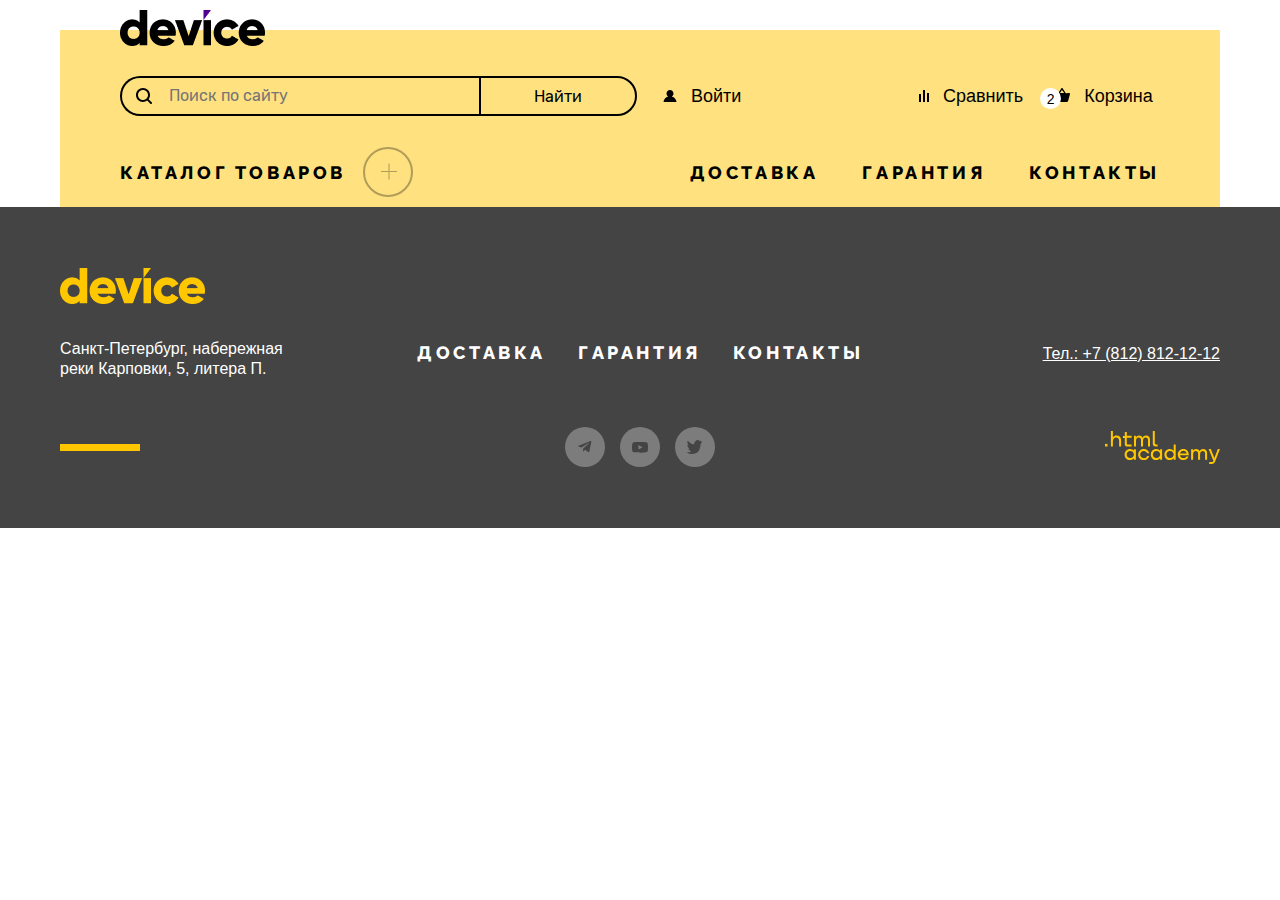
<file: catalog.html>
<!DOCTYPE html>
<html lang="ru">

  <head>
    <meta charset="UTF-8">
    <link rel="icon" type="image/png" sizes="32x32" href="img/favicon.png">
    <link rel="stylesheet" href="styles/styles.css">
    <meta name="description" content="Интернет-магазин инновационных товаров и гаджетов Device">
    <title>Интернет-магазин инновационных товаров и гаджетов Device</title>
  </head>

  <body>


    <!-- header -->
    <header class="header">
      <div class="header-container container">
        <h1 class="visually-hidden">Интернет-магазин Device инновационных товаров и гаджетов</h1>
        <div class="header-logo-wrapper">
          <a class="header-logo-link link-animation" href="index.html">
            <img class="header-logo-img" src="img/logo-header.png" alt="Логотип device">
          </a>
        </div>
        <div class="header-top">
          <div class="form-search-wrapper">
            <form class="form-search" action="https://echo.htmlacademy.ru" method="GET">
              <label class="form-search-label form-search-icon" for="form-search-element"></label>
              <input class="input-search" type="text" name="query" placeholder="Поиск по сайту" aria-label="Поиск" />
              <button class="btn-search btn-form" type="submit" aria-label="Найти">Найти</button>
            </form>
          </div>
          <nav class="nav-menu">
            <div class="nav-user-wrapper">
              <a class="nav-user-link nav-link link-animation" href="#">
                <svg width="14" height="12" viewBox="0 0 14 12" fill="none" xmlns="http://www.w3.org/2000/svg">
                  <path
                    d="M0.5 12H13.5C13.3 9.4 11.4 7.2 8.8 6.5C9.8 5.9 10.5 4.8 10.5 3.5C10.5 1.6 8.9 0 7 0C5.1 0 3.5 1.6 3.5 3.5C3.5 4.8 4.2 5.9 5.2 6.5C2.6 7.2 0.7 9.4 0.5 12Z"
                    fill="currentColor" />
                </svg>
                <span class="nav-link-name nav-link-auth" id="auth-user">Войти</span>
                <!-- Добавить для реализации  авторизованного пользователя -->
                <span class="nav-link-name nav-link-auth-active" id="auth-user">Коля Петухов</span>
                <!-- <span class="nav-link-name nav-link-auth-closed" id="auth-user">Выйти</span> -->
              </a>
            </div>

            <ul class="nav-site-list">
              <li class="nav-site-item">
                <a class="nav-site-link link-animation" href="#">
                  <svg width="10" height="12" viewBox="0 0 10 12" fill="none" xmlns="http://www.w3.org/2000/svg">
                    <path d="M6 0H4V12H6V0Z" fill="currentColor" />
                    <path d="M2 4H0V12H2V4Z" fill="currentColor" />
                    <path d="M10 3H8V12H10V3Z" fill="currentColor" />
                  </svg>
                  <span class="nav-link-name">Сравнить</span>
                </a>
              </li>
              <li class="nav-site-item">
                <a class="nav-site-link nav-site-link-tooltip link-animation" aria-describedby="tooltip-cart"
                  href="#">
                  <svg width="16" height="14" viewBox="0 0 16 14" fill="none" xmlns="http://www.w3.org/2000/svg">
                    <path
                      d="M15.3 5L11.8 5.2L8.6 0.3C8.5 0.1 8.2 0 8 0C7.8 0 7.5 0.1 7.4 0.3L4.2 5.2H0.7C0.3 5.2 0 5.5 0 5.9C0 6 0 6 0 6.1L1.9 12.9C2.1 13.6 2.6 14 3.3 14H12.7C13.4 14 13.9 13.6 14.1 12.9L16 6C16 5.9 16 5.9 16 5.8C16 5.4 15.7 5 15.3 5ZM8 1.9L10.2 5.1H5.9L8 1.9Z"
                      fill="currentColor" />
                  </svg>
                  <span class="notification-badge">2</span>
                  <span class="nav-link-name">Корзина</span>
                </a>

                <!--    Тултип      -->
                <div class="tooltip-wrapper" id="tooltip-cart">
                  <svg width="14" height="7" viewBox="0 0 14 7" fill="none" xmlns="http://www.w3.org/2000/svg">
                    <path d="M14 6.16675H0L7 0.166748L14 6.16675Z" fill="black" />
                  </svg>
                  <ul class="tooltip-list">
                    <li class="tooltip-item">
                      <a class="tooltip-link link-animation" href="#">
                        <div class="tooltip-content">
                          <div class="tooltip-img-wrapper">
                            <img class="tooltip-icon" src="img/tooltip/tooltip-img-01.png"
                              alt="Картинка любительской селфи-палки">
                          </div>
                          <p class="tooltip-text">Любительская селфи-палка</p>
                        </div>
                      </a>
                      <button class="tooltip-btn-closed link-animation" type="button"></button>
                    </li>
                    <li class="tooltip-item">
                      <a class="tooltip-link link-animation" href="#">
                        <div class="tooltip-content">
                          <div class="tooltip-img-wrapper">
                            <img class="tooltip-icon" src="img/tooltip/tooltip-img-02.png"
                              alt="Картинка профессиональной селфи-палки">
                          </div>
                          <p class="tooltip-text">Профессиональная селфи-палка</p>
                        </div>
                      </a>
                      <button class="tooltip-btn-closed link-animation" type="button"></button>
                    </li>
                  </ul>
                  <div class="tooltip-price-wrapper tooltip-price-bg">
                    <span class="tooltip-price-text">Товаров: 2</span>
                    <span class="tooltip-price-text">Сумма: 2000 ₽</span>
                  </div>
                  <button class="tooltip-btn" type="button"> Открыть корзину
                  </button>
                </div>
              </li>
            </ul>
          </nav>



        </div>
        <div class="header-content-wrapper">
          <div class="header-catalog-container" id="header-dropdown">
            <!-- <button class="header-catalog-btn header-content-title" id="btn-dropdown" type="button" data-toggle="#faq1"> -->
            <a class="header-catalog-btn header-content-title link-animation" href="catalog.html">
              Каталог товаров
              <span class="header-content-icon">
                <span></span>
                <span></span>
              </span>
            </a>
            <!-- </button> -->
            <div class="header-catalog-list-wrapper">
              <ul class="header-catalog-list">
                <li class="header-catalog-item">
                  <a class="header-catalog-link link-animation" href="#category">Виртуальная реальность</a>
                </li>
                <li class="header-catalog-item">
                  <a class="header-catalog-link link-animation" href="#category">Моноподы для cелфи</a>
                </li>
                <li class="header-catalog-item">
                  <a class="header-catalog-link link-animation" href="#category">Экшн-камеры
                  </a>
                </li>
              </ul>

              <ul class="header-catalog-list">
                <li class="header-catalog-item">
                  <a class="header-catalog-link link-animation" href="#category">Фитнес-браслеты</a>
                </li>
                <li class="header-catalog-item">
                  <a class="header-catalog-link link-animation" href="#category">Умные часы</a>
                </li>
              </ul>

              <ul class="header-catalog-list">
                <li class="header-catalog-item">
                  <a class="header-catalog-link link-animation" href="#category">Квадрокоптеры</a>
                </li>
              </ul>
            </div>
          </div>
          <!-- <div class="header-content-services-wrapper"> -->
          <ul class="header-content-services-list">
            <li class="header-content-services-item header-content-title">
              <a class="header-content-services-link link-animation" href="#">Доставка</a>
            </li>
            <li class="header-content-services-item header-content-title">
              <a class="header-content-services-link link-animation" href="#">Гарантия</a>
            </li>
            <li class="header-content-services-item header-content-title">
              <a class="header-content-services-link link-animation" href="#">Контакты</a>
            </li>
          </ul>
          <!-- </div> -->
        </div>
    </header>

    <!-- main -->
    <!-- <div class="range-slider">
      <input type="range" min="0" max="8000" value="10" class="slider slider-1" id="slider-1">
      <input type="range" min="0" max="8000" value="5000" class="slider" id="slider-2">
      <div class="track" id="track"></div>
      <div class="slider-values">
        <div class="slider-values-from">
          <span>от</span>
          <input class=" link-animation" id="value-1" type="number" name="query" placeholder="0" aria-label="от 0" />
          <span id="value-1">0</span>
        </div>
        <div class="slider-values-unto">
          <span>до</span>
          <input class=" link-animation" id="value-2" type="number" name="query" placeholder="5000" aria-label="до 5000" />
          <span id="value-2">5000</span>
        </div>
      </div>
  </div> -->
    <!-- footer -->
    <footer class="footer">
      <div class="footer-container container">
        <div class="footer-logo-wrapper">
          <a class="footer-logo-link link-animation" href="index.html">
            <img class="footer-logo-img" src="img/logo-footer.png" width="145" height="36" alt="Логотип device">
          </a>
        </div>

        <section class="footer-content-block">
          <div class="footer-adress-wrapper">
            <p class="footer-adress">Санкт-Петербург, набережная реки Карповки, 5, литера П.</p>
          </div>
          <ul class="footer-services-list">
            <li class="footer-services-item">
              <a class="footer-services-link link-animation" href="#">Доставка</a>
            </li>
            <li class="footer-services-item">
              <a class="footer-services-link link-animation" href="#">Гарантия</a>
            </li>
            <li class="footer-services-item">
              <a class="footer-services-link link-animation" href="#">Контакты</a>
            </li>
          </ul>
          <div class="footer-phone-wrapper">
            <a class="footer-phone link-animation" href="#">Тел.: +7 (812) 812-12-12</a>
          </div>
        </section>

        <section class="footer-social-block">
          <div class="footer-dash"></div>
          <ul class="footer-socials">
            <li class="footer-socials-item">
              <div>
                <a class="footer-socials-link link-animation" href="#">
                  <svg width="14" height="12" viewBox="0 0 14 12" fill="none" xmlns="http://www.w3.org/2000/svg">
                    <path
                      d="M12.4431 0.0735832L0.623071 4.63158C-0.183596 4.95558 -0.178929 5.40558 0.475071 5.60625L3.50974 6.55292L10.5311 2.12292C10.8631 1.92092 11.1664 2.02958 10.9171 2.25092L5.2284 7.38492H5.22707L5.2284 7.38558L5.01907 10.5136C5.32574 10.5136 5.46107 10.3729 5.63307 10.2069L7.10707 8.77358L10.1731 11.0382C10.7384 11.3496 11.1444 11.1896 11.2851 10.5149L13.2977 1.02958C13.5037 0.203583 12.9824 -0.170417 12.4431 0.0735832Z"
                      fill="#444444" />
                  </svg>
                </a>
              </div>
            </li>
            <li class="footer-socials-item">
              <a class="footer-socials-link link-animation" href="#">
                <svg width="16" height="11" viewBox="0 0 16 11" fill="none" xmlns="http://www.w3.org/2000/svg">
                  <path
                    d="M15.6671 1.67464C15.5765 1.35146 15.4 1.05887 15.1564 0.827973C14.9059 0.589975 14.5989 0.41973 14.2644 0.333306C13.0124 0.00330585 7.99641 0.00330593 7.99641 0.00330593C5.9053 -0.0204856 3.8147 0.0841556 1.73641 0.316639C1.40187 0.409448 1.09545 0.583497 0.844411 0.823306C0.597745 1.06064 0.419078 1.35331 0.325745 1.67397C0.10154 2.8818 -0.00739387 4.1082 0.000411455 5.33664C-0.00758854 6.56397 0.101078 7.78997 0.325745 8.99931C0.417078 9.31864 0.595078 9.60997 0.842411 9.84531C1.08974 10.0806 1.39774 10.2506 1.73641 10.3406C3.00508 10.67 7.99641 10.67 7.99641 10.67C10.0902 10.6938 12.1835 10.5892 14.2644 10.3566C14.5989 10.2702 14.9059 10.1 15.1564 9.86197C15.3999 9.63112 15.5762 9.33849 15.6664 9.01531C15.8965 7.80794 16.0083 6.58103 16.0004 5.35197C16.0177 4.11771 15.906 2.88502 15.6671 1.67397V1.67464ZM6.40174 7.61931V3.05464L10.5751 5.33731L6.40174 7.61931Z"
                    fill="#444444" />
                </svg>
              </a>
            </li>
            <li class="footer-socials-item">
              <a class="footer-socials-link link-animation" href="#">
                <svg width="15" height="15" viewBox="0 0 15 15" fill="none" xmlns="http://www.w3.org/2000/svg">
                  <path
                    d="M9.7 0.155143C11.2 -0.344857 12.3 0.455143 12.9 1.25514C13.4 1.05514 14 0.855143 14.6 0.655143C14.6 1.45514 14.1 2.05514 13.8 2.25514C14.5 2.45514 15 1.85514 15 1.85514C14.9 2.75514 14.1 3.55514 13.6 3.75514C13.4 10.0551 10.8 14.1551 4.7 14.0551C4.2 14.0551 4.8 14.0551 4.3 14.0551C4 14.0551 0.6 13.6551 0 12.2551C2 12.4551 3.4 11.8551 4.1 11.1551C3.3 10.8551 1.7 10.7551 1.5 8.35514C1.8 8.55514 2 8.65514 2.6 8.55514C1.5 7.75514 0.3 7.05514 0.4 5.05514C0.7 5.35514 1.3 5.55514 1.6 5.45514C1 5.25514 -0.2 2.35514 0.8 0.855143C2.4 2.55514 4.1 4.25514 7.1 4.35514C7.3 2.25514 8.1 0.855143 9.7 0.155143Z"
                    fill="#444444" />
                </svg>
              </a>
            </li>
          </ul>

          <div class="webdeveloper-wrapper">
            <a class="webdeveloper-logo-link link-animation" href="https://htmlacademy.ru/">
              <svg width="115" height="33" viewBox="0 0 115 33" fill="none" xmlns="http://www.w3.org/2000/svg">
                <path d="M0 12.9V15.5H2.5V12.9H0Z" fill="currentColor" />
                <path
                  d="M11.6 4.5C10 4.5 8.8 5.2 8 6.2H7.9V0H5.9V15.5H7.9V10.2C7.9 8.1 9.2 6.6 11.2 6.6C13 6.6 14.1 8 14.1 9.8V15.5H16.1V9.4C16.2 6.4 14.3 4.5 11.6 4.5Z"
                  fill="currentColor" />
                <path
                  d="M26.6 4.8H21.8V1.1H19.8V4.9H17.9V6.9H19.8V12.9C19.8 14.6 20.8 15.6 22.5 15.6H26.6V13.6H22.9C22.2 13.6 21.8 13.2 21.8 12.5V6.8H26.6V4.8Z"
                  fill="currentColor" />
                <path
                  d="M41.1 4.6C39.5 4.6 38.2 5.4 37.6 6.7H37.5C36.9 5.5 35.7 4.6 34.1 4.6C32.7 4.6 31.6 5.4 31 6.4H30.9V4.8H29V15.4H31V10C31 8 32 6.5 33.6 6.5C35.1 6.5 36 7.5 36 9.1V15.4H38V9.8C38 7.4 39.4 6.5 40.6 6.5C42.1 6.5 43 7.5 43 9.1V15.4H45V8.9C45.1 6.4 43.6 4.6 41.1 4.6Z"
                  fill="currentColor" />
                <path
                  d="M47.8 12.7C47.8 14.4 48.8 15.4 50.6 15.4H52.6V13.4H50.9C50.2 13.4 49.8 13 49.8 12.3V0H47.8V12.7Z"
                  fill="currentColor" />
                <path
                  d="M28.9 19.7C28 18.6 26.7 17.9 25 17.9C21.9 17.9 19.6 20.2 19.6 23.5C19.6 26.8 21.9 29.1 25 29.1C26.8 29.1 28 28.3 28.8 27.2H28.9V28.8H30.9V18.2H28.9V19.7ZM25.3 27.1C23.1 27.1 21.7 25.5 21.7 23.5C21.7 21.5 23.1 19.9 25.3 19.9C27.5 19.9 28.9 21.5 28.9 23.5C28.9 25.4 27.5 27.1 25.3 27.1Z"
                  fill="currentColor" />
                <path
                  d="M44.2 22C43.7 19.6 41.6 17.9 38.8 17.9C35.4 17.9 33.2 20.4 33.2 23.5C33.2 26.6 35.4 29.1 38.8 29.1C41.6 29.1 43.7 27.3 44.2 24.9H42.1C41.7 26.2 40.4 27.2 38.8 27.2C36.6 27.2 35.2 25.6 35.2 23.6C35.2 21.6 36.6 20 38.8 20C40.4 20 41.6 21 42.1 22.2H44.2V22Z"
                  fill="currentColor" />
                <path
                  d="M55.1 19.7C54.2 18.6 52.9 17.9 51.2 17.9C48.1 17.9 45.8 20.2 45.8 23.5C45.8 26.8 48.1 29.1 51.2 29.1C53 29.1 54.2 28.3 55 27.2H55.1V28.8H57.1V18.2H55.1V19.7ZM51.5 27.1C49.3 27.1 47.9 25.5 47.9 23.5C47.9 21.5 49.3 19.9 51.5 19.9C53.7 19.9 55.1 21.5 55.1 23.5C55.1 25.4 53.6 27.1 51.5 27.1Z"
                  fill="currentColor" />
                <path
                  d="M68.7 19.8C67.8 18.7 66.5 17.9 64.8 17.9C61.7 17.9 59.4 20.2 59.4 23.5C59.4 26.8 61.6 29.1 64.8 29.1C66.5 29.1 67.8 28.3 68.6 27.3H68.7V28.8H70.7V13.4H68.7V19.8ZM65.1 27.1C62.9 27.1 61.5 25.5 61.5 23.5C61.5 21.5 62.9 19.9 65.1 19.9C67.3 19.9 68.7 21.5 68.7 23.5C68.6 25.5 67.2 27.1 65.1 27.1Z"
                  fill="currentColor" />
                <path
                  d="M78.3 17.9C75 17.9 72.8 20.4 72.8 23.5C72.8 26.5 74.9 29.1 78.3 29.1C80.8 29.1 82.8 27.8 83.5 25.5H81.4C80.9 26.5 79.8 27.1 78.4 27.1C76.5 27.1 75.1 25.8 75 24.2H83.8C84 20.6 81.8 17.9 78.3 17.9ZM78.3 19.8C80 19.8 81.3 20.8 81.6 22.4H75.1C75.4 20.9 76.6 19.8 78.3 19.8Z"
                  fill="currentColor" />
                <path
                  d="M98.2 17.9C96.6 17.9 95.3 18.7 94.6 19.9H94.5C93.9 18.7 92.7 17.9 91.1 17.9C89.7 17.9 88.6 18.6 88 19.7V18.2H86.1V28.8H88.1V23.4C88.1 21.4 89.1 20 90.7 19.9C92.2 19.9 93.1 20.9 93.1 22.5V28.8H95.1V23.2C95.1 20.8 96.5 19.9 97.7 19.9C99.2 19.9 100.1 20.9 100.1 22.5V28.8H102.1V22.3C102.2 19.7 100.7 17.9 98.2 17.9Z"
                  fill="currentColor" />
                <path
                  d="M109.4 27L105.8 18.1H103.6L108.4 29.7C108.1 30.6 107.7 30.9 106.7 30.9H104.2V32.9H106.7C108.5 32.9 109.5 32.1 110.2 30.3L114.9 18.1H112.8L109.4 27Z"
                  fill="currentColor" />
              </svg>
            </a>
          </div>
        </section>
      </div>
    </footer>
    <script src="js/catalog.js"></script>
  </body>

</html>
</file>
<file: styles/styles.css>
/* =====  базовые стили  ====== */
*, *::after, *::before {
	box-sizing: border-box;
}

:root {
	--primary-color-black: #000000;     /* Основной черный */
	--primary-color-white: #ffffff;     /* Основной белый */
	--primary-color-dark: #444444;     /* Основной темный */
	--primary-color-grey: #dcdcdc;     /* Основной серый */
	--primary-color-light-grey: #ebebeb;     /* Основной светло-серый */
	--primary-color-dark-grey: #c4c4c4;     /* Основной светло-серый */
	--primary-color-light: #f0f0f0;     /* Основной светлый */
	--additional-yellow: #ffe17f;     /* Основной желтый цвет */
	--additional-dark-yellow: #ffc700;     /* Дополнительный желтый hover */
	--additional-phiolet: #af4fff;     /* Дополнительный фиолетовый */
	--error-color-red: #ff3d3d;     /* Статус ошибка hover */
	--error-color-orange: #fd912e;     /* Статус предупреждение  */
	--success-color-green: #08af00;     /* Статус успех  */
	--animation-hover: all 0.2s ease-in-out;
}

@font-face {
	font-family: "Raleway";
	font-style: normal;
	font-weight: 800;
	src: url("../fonts/raleway/raleway-800.woff2") format("woff2");
	font-display: swap;
}

@font-face {
	font-family: "Rubic";
	font-style: normal;
	font-weight: 400;
	src: url("../fonts/rubik/rubik-400.woff2") format("woff2");
	font-display: swap;
}

@font-face {
	font-family: "Rubic";
	font-style: normal;
	font-weight: 700;
	src: url("../fonts/rubik/rubik-700.woff2") format("woff2");
	font-display: swap;
}

html {
	height: 100%;
	margin: 0;
	padding: 0;
}

body {
	margin: 0;
	display: flex;
	flex-direction: column;
	height: 100%;
	font-family: "Rubic", sans-serif;
	font-size: 22px;
	line-height: 26px;
	background: #F2F2F2;
	background-color: var(--primary-color-white);
	color: var(--primary-color-dark);
}

/* Подключить по необходимости  */
img {
	height: auto;
	object-fit: cover;
}

ul {
	margin: 0;
	padding: 0;
	list-style: none;
}

a {
	color: var(--primary-color-black);
	text-decoration: none;
}

.visually-hidden {
	position: absolute;
	width: 1px;
	height: 1px;
	margin: -1px;
	padding: 0;
	border: 0;
	clip: rect(0 0 0 0);
	overflow: hidden;
}

/*  Убираем стрелки в input-ах  */

/*  Для браузера Firefox */
input[type="number"] {
	-webkit-appearance: textfield;
	appearance: textfield;
}

/*   Для других браузеров */
input[type="number"]::-webkit-inner-spin-button, input[type="number"]::-webkit-outer-spin-button {
	-webkit-appearance: none;
	appearance: none;
	margin: 0;
}

/* ======  buttons  ====== */
button {
	&:disabled {
		pointer-events: none;
		cursor: default;
		opacity: 0.3;

		&::after, &::before {
			background-color: transparent;
			color: transparent;
		}

	}

}

.btn {
	font-family: "Raleway", sans-serif;
	font-size: 18px;
	font-weight: 800;
	line-height: 21px;
	letter-spacing: 0.2em;
	text-align: left;
	text-transform: uppercase;
	color: var(--primary-color-black);
	background-color: transparent;
	padding: 8px;
	text-decoration: none;
	border: none;
	cursor: pointer;
	outline: none;
	position: relative;
	top: 0;
	height: 100%;
	transition: var(--animation-hover);

	&:hover {
		opacity: 1;
	}

	&:active {
		background-color: var(--additional-dark-yellow);
	}

	&:focus-visible {
		outline: 2px solid var(--additional-phiolet);
		outline-offset: 2px;
		transition: none;
	}

}

.btn::before {
	content: "";
	display: block;
	position: absolute;
	top: calc(50% - 5px);
	left: 0;
	width: 100%;
	height: 20%;
	background-color: var(--additional-yellow);
	z-index: -1;
	transition: var(--animation-hover);
}

.btn:hover::before {
	top: 0;
	height: 100%;
}

.btn-form {
	position: relative;
	background-color: transparent;
	text-decoration: none;
	cursor: pointer;
	transition: var(--animation-hover);
	z-index: 10;

	&:hover {
		background-color: var(--primary-color-black);
		border: 3px solid var(--primary-color-black);
		color: var(--primary-color-white);
		opacity: 1;
	}

	&:focus-visible {
		outline: 2px solid var(--additional-phiolet);
		outline-offset: 2px;
	}

	&:active {
		border: 3px solid var(--primary-color-black);
		background: var(--primary-color-black);
		color: var(--primary-color-dark);
		outline: unset;
	}

}

/* Кастомные стили для стрелок навигации у слайдера */
.arrow-slider-btn {
	width: 20px;
	height: 60px;
	border: none;
}

/*  Делает дезактивацию для ссылок-кнопок  */
.disabled {
	pointer-events: none;
	cursor: default;
	opacity: 0.3;     /* background-color: #E5E5E5; */
}

/* focus-visible для ссылок и кнопок */
.link-animation {
	transition: var(--animation-hover);
}

.link-animation:hover {
	opacity: 0.6;
}

.link-animation:focus-visible {
	outline: 2px solid var(--additional-phiolet);
	outline-offset: 2px;
	border-radius: unset;
	transition: none;
}

.link-animation:active {
	opacity: 0.3;
	outline: unset;
}

.icon-wrapper {
	display: flex;
	align-items: center;
	justify-content: center;
	background-color: var(--additional-yellow);
	transition: var(--animation-hover);
}

/*  =======  container  ======= */
.container {
	width: 1160px;
	display: flex;
	flex-direction: column;
	margin: 0 auto;
}

/*  =======   header   ========   */
.header {
	padding-top: 30px;
}

.header-container {
	background: var(--additional-yellow);
	padding: 0 60px 0 0;
	position: relative;
}

.header-top {
	display: flex;
	justify-content: space-between;
	column-gap: 26px;
	padding: 46px 0 0 60px;
}

.header-logo-wrapper {
	position: absolute;
	top: -20px;
	left: 60px;
}

.header-logo-link {
	display: flex;
}

.header-catalog-btn {
	cursor: pointer;
}

.header-catalog-btn:hover {
	.header-content-icon {
		opacity: 1;
		transition: all 0.3s ease-in-out;
	}

}

.header-catalog-btn:focus-visible {
	outline: 2px solid var(--additional-phiolet);
	outline-offset: 2px;
}

.header-catalog-btn:active {
	outline: unset;

	.header-content-icon {
		opacity: 1;
	}

}

/* header form */
.form-search {
	position: relative;
	display: flex;
	height: 40px;
}

.input-search {
	width: 359px;
	padding: 10px 47px;
	font-family: inherit;
	font-size: 16px;
	font-style: normal;
	font-weight: 400;
	line-height: 24px;
	border-top: 2px solid var(--primary-color-black);
	border-left: 2px solid var(--primary-color-black);
	border-bottom: 2px solid var(--primary-color-black);
	border-right: none;
	border-radius: 25px 0 0 25px;
	background: transparent;
	outline: none;
}

.form-search-icon {
	content: '';
	top: 12px;
	left: 16px;
	width: 16px;
	height: 16px;
	position: absolute;
	background: url('../img/icons/form-search-icon.svg') center no-repeat;
	cursor: pointer;
}

.form-search-icon:hover {
	opacity: 0.7;
}

.form-search-icon:active {
	opacity: 0.3;
}

.input-search:focus-visible {
	outline: 2px solid var(--additional-phiolet);
	outline-offset: 2px;
}

.input-search:active {
	outline: none;
}

.btn-search {
	font-family: inherit;
	font-size: 16px;     /* padding: 8px; */
	outline: none;
	width: 158px;
	border-left: none;
	border: 2px solid var(--primary-color-black);
	border-radius: 0 25px 25px 0;
}

/* header navigation */
.nav-menu {
	width: 500px;
	display: flex;
	flex-wrap: wrap;
	justify-content: space-between;
	align-items: center;
	column-gap: 26px;
}

.nav-site-list {
	width: 241px;
	display: flex;
	flex-wrap: wrap;
	column-gap: 31px;
}

.nav-site-link, .nav-link {
	font-family: "Rubik", sans-serif;
	font-size: 18px;
	font-weight: 400;
	line-height: 30px;
	color: var(--primary-color-black);
	position: relative;     /* padding: 12px 0; */
	padding: 4px 0;

	.nav-link-name {
		margin-left: 9px;
	}

	.notification-badge {
		display: flex;
		align-items: center;
		justify-content: center;
		position: absolute;         /* top: 12px; */
		top: 6px;
		left: -14px;
		font-size: 14px;
		font-weight: 400;
		line-height: 16px;
		width: 21px;
		height: 21px;
		background-color: var(--primary-color-white);
		border-radius: 50%;
	}

}

.nav-site-link {
	position: relative;
}

/* tooltip   */
.nav-site-link:hover + .tooltip-wrapper, .tooltip-wrapper:hover {
	display: flex;
	pointer-events: auto;
	transition: var(--animation-hover);
}

.tooltip-wrapper {
	display: none;
	width: 320px;
	padding: 0 0 20px;
	flex-direction: column;
	background-color: var(--primary-color-black);
	z-index: 20;
	position: absolute;
	top: 81px;
	right: -17px;
	transition: var(--animation-hover);

	/* pointer-events: auto; */
	svg {
		position: absolute;
		top: -5px;
		left: 48%;
	}

}

.tooltip-wrapper.visible {
	display: flex;
}

.tooltip-list {
	display: flex;
	flex-direction: column;     /* padding: 0 20px; */
}

.tooltip-item {
	display: flex;
	justify-content: space-between;
	height: 83px;
	padding: 20px;
	border-bottom: 1px solid rgba(26, 26, 26, 1);
}

.tooltip-content {
	width: min-content;
	min-height: 43px;
	display: flex;
	align-items: center;
	gap: 23px;
}

.tooltip-img-wrapper {
	display: flex;
}

.tooltip-btn-closed {
	background: url('../img/icons/tooltip-toogle.svg') center no-repeat;
	width: 10px;
	height: 10px;
	background-color: transparent;
	border: none;
	cursor: pointer;
}

.tooltip-price-wrapper {
	display: flex;
	justify-content: space-between;
	align-items: center;
	padding: 0 20px;
	margin-bottom: 21px;
	min-height: 44px;
	background-color: rgba(26, 26, 26, 1);
}

.tooltip-btn {
	background-color: var(--primary-color-white);
	border: none;
	cursor: pointer;
	width: 280px;
	height: 50px;
	color: var(--primary-color-black);
	font-family: "Raleway", sans-serif;
	font-size: 18px;
	font-weight: 800;
	line-height: 21px;
	letter-spacing: 0.2em;
	text-align: center;
	text-transform: uppercase;
	align-self: center;
	transition: var(--animation-hover);

	&:hover {
		background-color: var(--additional-yellow);
	}

	&:active {
		color: rgba(0, 0, 0, 0.3);
	}

	&:focus-visible {
		outline: 2px solid var(--additional-phiolet);
		outline-offset: 2px;
		transition: none;
	}

}

.tooltip-text, .tooltip-price-text {
	color: var(--primary-color-white);
	font-family: "Rubik", sans-serif;
	font-size: 16px;
	font-weight: 400;
	line-height: 20px;
	margin: 0;
	text-align: left;
}

.tooltip-text {
	letter-spacing: -0.3px;
}

.nav-link-auth-active {
	display: none;
}

.nav-link-auth-active::after {
	content: 'Выйти';
	margin-left: 26px;
	opacity: 0.3;
}

.header-content-wrapper {
	display: flex;
	align-items: center;
	justify-content: space-between;
	margin-top: 31px;
	column-gap: 80px;
	padding-bottom: 10px;
}

.header-catalog-container {
	padding: 0 0 0 60px;
}

/* Открытие/Закрытие списка товаров */
.header-catalog-list-wrapper {
	display: none;     /* display: flex; */
	pointer-events: none;
	flex-wrap: wrap;
	column-gap: 59px;
	left: 0;
	position: absolute;
	width: 1160px;
	background-color: var(--additional-yellow);
	padding: 8px 30px 44px 61px;
	animation-duration: 0.3s;     /* Длительность анимации */
	animation-fill-mode: forwards;     /* Сохраняет конечное состояние анимации */
	animation-name: slideDown;     /* Применяем анимацию открытия */
	z-index: 10;
}

.header-catalog-list-wrapper.closed {
	display: none;
	animation-name: slideUp;     /* Применяем анимацию закрытия */
}

@keyframes slideDown {
	0% {
		max-height: 0;         /* Начальная высота */
	}

	100% {
		max-height: 500px;         /* Конечная высота */
	}

}

/* Анимация закрытия */
@keyframes slideUp {
	100% {
		max-height: 500px;         /* Начальная высота */
	}

	0% {
		max-height: 0;         /* Конечная высота */
	}

}

.header-catalog-btn {
	width: 293px;
	padding: 0;
	display: flex;
	background-color: transparent;
	align-items: center;
	justify-content: space-between;
	border: none;
	text-transform: uppercase;

	&:hover {
		opacity: 1;
	}

}

.header-catalog-btn:hover + .header-catalog-list-wrapper, .header-catalog-list-wrapper:hover {
	display: flex;
	pointer-events: auto;
}

.header-catalog-btn:hover .header-content-icon span {
	left: 16px;
	top: 22px;
	width: 16px;
	transform: rotate(360deg);
	background-color: var(--primary-color-black);
}

.header-catalog-list:last-child {
	margin-left: 16px;
}

.header-catalog-item {
	margin-bottom: 10px;
}

.header-catalog-link {
	color: var(--primary-color-black);
	font-family: "Rubik", sans-serif;
	font-size: 16px;
	font-weight: 400;
	line-height: 18px;
	letter-spacing: -0.1px;
}

.header-catalog-link:focus-visible {
	outline-offset: 3px;
}

.header-content-services-list {

	/* width: 470px; */
	max-width: 550px;
	display: flex;
	flex-wrap: wrap;
	justify-content: space-between;
	column-gap: 44px;
	row-gap: 10px;
}

/* услуги (services) */
.header-content-services-link.is-active, .header-catalog-link.is-active {
	padding-bottom: 4px;
	border-bottom: 2px solid var(--primary-color-black);
	transition: border-bottom 0s ease-in-out;
}

.header-content-title {
	color: var(--primary-color-black);
	font-family: "Raleway", sans-serif;
	font-size: 18px;
	font-weight: 800;
	line-height: 21px;
	letter-spacing: 0.2em;
	text-transform: uppercase;
}

.header-content-icon {
	position: relative;
	border: 2px solid var(--primary-color-black);
	width: 50px;
	height: 50px;
	border-radius: 50%;
	opacity: 0.3;
	transition: var(--animation-hover);

	span {
		position: absolute;
		left: 16px;
		top: 22px;
		width: 16px;
		height: 1px;
		background-color: var(--primary-color-black);
		transition: var(--animation-hover);

		&:nth-child(2) {
			transform: rotate(90deg);
		}

	}

}

/* ====== hero section,  Swiper-Slider ====== */
.hero-swiper-pagination.swiper-pagination {
	bottom: 60px;
}

.hero-swiper-pagination .swiper-pagination-bullet {
	background-color: transparent;
	border: 2px solid var(--primary-color-black);
	width: 12px;
	height: 12px;
	margin: 0 8px;
	opacity: 1;
	position: relative;

	&:hover {
		opacity: 0.6;
	}

	&:active {
		opacity: 0.3;
	}

}

.hero-swiper-pagination .swiper-pagination-bullet:focus-visible:before {
	content: '';
	position: absolute;
	display: block;
	top: -3px;
	left: -3px;
	width: 16px;
	height: 16px;
	outline-offset: -1px;
	outline: 2px solid var(--additional-phiolet);
}

.hero-swiper-pagination .swiper-pagination-bullet-active {
	background-color: var(--primary-color-black);
	width: 12px;
	height: 12px;
}

/*Меняем внешние отступы по умолчанию у буллетов на кастомные*/
.swiper-horizontal > .swiper-pagination-bullets .swiper-pagination-bullet, .swiper-pagination-horizontal.swiper-pagination-bullets .swiper-pagination-bullet {
	margin: 0 10px;
}

/* Отключаем текст по умолчанию у навигации */
.swiper-notification {
	display: none;
}

.swiper-button-prev, .swiper-button-next {
	color: transparent;
}

.hero-arrows {
	position: relative;
	bottom: 392px;
	left: 20px;
	width: 550px;
}

.hero-button-prev {
	background: url('../img/icons/arrow-prev.svg') center no-repeat;
}

.hero-button-next {
	background: url('../img/icons/arrow-next.svg') center no-repeat;
}

.hero {
	position: relative;
	overflow: hidden;
	padding: 33px 0 0;
}

.hero-item {
	position: relative;
}

.hero-item::before {
	content: "";
	z-index: 0;
	position: absolute;
	top: -44px;
	left: 0;
	display: block;
	width: 100%;
	height: 134px;
	background-color: var(--additional-yellow);
}

.hero-img-wrapper {
	position: relative;
	top: -60px;
}

.hero-content {
	position: relative;
	z-index: 5;
}

.hero-content-number {
	position: absolute;
	top: 21px;
	right: 47px;
	font-family: "Rubik", sans-serif;
	font-size: 180px;
	font-weight: 700;
	line-height: 30px;
	text-align: right;
	color: var(--primary-color-white);
	z-index: -1;
}

.hero-item {
	display: flex;
	column-gap: 40px;     /* margin-bottom: 60px; */
}

.hero-content h2 {
	color: var(--primary-color-black);
	font-family: Raleway;
	font-size: 50px;
	font-weight: 800;
	line-height: 50px;
	text-align: left;
	margin: 63px 0 28px;
}

.hero-content p {
	color: var(--primary-color-dark);
	font-family: "Rubik", sans-serif;
	font-size: 18px;
	font-weight: 400;
	line-height: 30px;
	text-align: left;
}

.hero-content-desc {
	margin: 0 0 56px;
}

.hero-btn {
	padding: 10px 39px;
	z-index: 1;
}

.hero-details-wrapper {
	display: flex;
	column-gap: 20px;
	margin: 58px 0 0;
}

.hero-details span {
	color: var(--primary-color-black);
	font-family: "Rubik", sans-serif;
	font-size: 36px;
	font-weight: 400;
	line-height: 30px;
	text-align: left;
}

.hero-details p {
	color: var(--primary-color-dark);
	font-family: "Rubik", sans-serif;
	font-size: 16px;
	font-weight: 400;
	line-height: 30px;
	text-align: left;
	margin-top: 10px;
}

.hero-details-desc {
	margin: 0;
}

/* =======   category section   ======= */
.category-container {
	display: flex;
	justify-content: center;
	padding: 4px 0 70px;
}

.category-list {
	display: flex;
	flex-wrap: wrap;
	gap: 40px;
}

.category-item {
	width: 160px;
	display: flex;
	flex-direction: column;
	align-items: start;

	/* padding-bottom: 15px; */
	&:nth-child(2) svg {
		align-self: flex-end;
	}

}

.category-icon-wrapper {
	width: 160px;
	height: 160px;
}

.category-item p {
	color: var(--primary-color-black);
	font-family: "Raleway", sans-serif;
	font-size: 18px;
	font-weight: 800;
	line-height: 24px;
	letter-spacing: -0.3px;
	margin: 33px 0 0;
}

.category-link {
	min-height: 253px;
}

.category-link:hover {
	opacity: 1;

	.category-icon-wrapper {
		background-color: var(--additional-dark-yellow);
	}

}

.category-link:active {
	opacity: 0.3;
}

/*    ========  services  ========= */
.services {
  overflow: hidden;
	position: relative;

	&::after {
		content: '';
		position: absolute;
		bottom: 0;
		width: 100%;
		height: 290px;
		background-color: var(--primary-color-light-grey);
		z-index: -10;
	}

}

.services-container {
	display: flex;
	flex-direction: row;
	min-height: 391px;
	padding: 41px 0;
	column-gap: 116px;
}

.services-tab-list {

	/* width: 500px; */
	padding: 23px 0;
	display: flex;
	max-height: 237px;
	flex-direction: column;
	gap: 34px;
	position: relative;

	&::before {
		content: '';
		position: absolute;
		top: -42px;
		right: 0;
		width: 7px;
		height: 319px;
		background-color: var(--primary-color-black);
	}

}

.services-tab-item {
	display: flex;
	flex-direction: column;
	align-items: center;

	&:last-child button {
		padding-left: 34px;

		&:hover {
			padding-left: 70px;
		}

		&:active {
			padding-left: 70px;
		}

	}

}

.services-tab-item:last-child button.is-active {
	padding-left: 70px;
}

.services-tab-link {
	width: 288px;
	padding: 10px 19px;

	&:hover {
		background-color: var(--primary-color-black);
		color: var(--additional-yellow);
		padding-left: 60px;
	}

	&:focus-visible {
		outline: 2px solid var(--additional-phiolet);
		outline-offset: 2px;
	}

}

.services-tab-link.btn::before {
	width: 55%;
}

.services-tab-linklink-animation:focus-visible.is-active {
	outline-offset: 2px;
}

.services-tab-link.is-active {
	background-color: var(--primary-color-black);
	color: var(--additional-yellow);
	padding-left: 60px;
}

.services-content {
	display: flex;

	svg {
		margin: 35px 0 0 77px;
	}

}

.services-title {
	color: var(--primary-color-black);
	font-family: "Raleway", sans-serif;
	font-size: 50px;
	font-weight: 800;
	line-height: 50px;
	text-align: left;
	margin: 32px 0 0;
}

.services-content p {
	display: flex;
	width: 480px;
	margin: 33px 0 0;
	font-family: "Rubik", sans-serif;
	font-size: 18px;
	font-weight: 400;
	line-height: 30px;
	letter-spacing: 0%;
	text-align: left;
}

.services-content-wrapper {
	margin: 0 auto;
	display: flex;
	justify-content: center;
}

.services-content.is-hidden {
	display: none;
}

/*  =======  delivery  ======== */
.delivery {
	padding: 70px 0;
}

.delivery-container {
	flex-direction: row;
	justify-content: space-between;
	align-items: center;
	background-color: var(--primary-color-light);
}

.delivery-icon-wrapper {
	width: 125px;
	height: 100px;
}

.delivery-icon-wrapper.icon-info {
	background-color: var(--primary-color-light);
}

.delivery-icon-info-wrapper {
	display: flex;
	align-items: center;
	justify-content: center;
	width: 40px;
	height: 40px;
	border-radius: 50%;
	background-color: var(--primary-color-grey);

	svg {
		transition: var(--animation-hover);
		opacity: 0.3;
	}

}

.delivery-content {
	margin: 4px 0 0 4px;
}

.delivery-content p {
	color: var(--primary-color-black);
	font-family: "Raleway", sans-serif;
	font-size: 20px;
	font-weight: 800;
	line-height: 23px;
	letter-spacing: 0.2em;
	text-align: center;
	text-transform: uppercase;
}

.delivery-link {
	cursor: pointer;
}

.delivery-link:hover {
	opacity: 1;

	.delivery-icon-wrapper {
		background-color: var(--additional-dark-yellow);
	}

	.delivery-icon-wrapper.icon-info {
		background-color: var(--primary-color-light);

		svg {
			opacity: 1;
		}

	}

	&:active {
		opacity: 0.3;
	}

}

/* ========   contacts  ========*/
.contacts {
	margin-bottom: 70px;
}

.contacts-container {
	display: flex;
	flex-direction: row;
	column-gap: 124px;
}

.content-container {
	display: flex;
	flex-direction: column;
	align-items: start;
	position: relative;

	span {
		color: var(--primary-color-black);
		font-family: "Rubik", sans-serif;
		font-size: 18px;
		text-align: left;
	}

	&::before {
		content: '';
		position: absolute;
		top: 0;
		left: 0;
		width: 84px;
		height: 7px;
		background-color: var(--primary-color-black);
	}

}

.about-btn, .contacts-btn {
	height: 40px;
	display: flex;
	align-items: center;
	justify-content: center;
	margin-top: 13px;
}

.contacts-title, .about-title {
	color: var(--primary-color-black);
	font-family: "Raleway", sans-serif;
	font-size: 50px;
	font-weight: 800;
	line-height: 50px;
	text-align: left;
	margin: 47px 0;
}

/* about */
.about-content {
	width: 505px;

	span {
		font-weight: 700;
		line-height: 20px;
		letter-spacing: -2%;
		margin: 0 0 19px 38px;
		display: flex;
		align-items: center;
		position: relative;

		&::before {
			content: '';
			position: absolute;
			left: -34px;
			width: 8px;
			height: 8px;
			border-radius: 50%;
			background-color: var(--additional-yellow);
		}

	}

}

.about-desc {
	color: var(--primary-color-dark);
	font-family: "Rubik", sans-serif;
	font-size: 18px;
	font-weight: 400;
	line-height: 30px;
	text-align: left;
	letter-spacing: 0.1px;
	margin: 0 0 30px;
}

.about-adress {
	margin: 0;
}

.about-btn {
	width: 270px;
}

/* contacts */
.contacts-content {
	width: 530px;

	span {
		font-weight: 400;
		line-height: 30px;
		letter-spacing: 0%;
	}

	.contacts-btn {
		margin-top: 32px;
	}

}

.contacts-phone {
	color: var(--primary-color-dark);
	font-family: "Rubik", sans-serif;
	font-size: 18px;
	font-weight: 400;
	line-height: 30px;
	text-decoration-line: underline;
	margin-bottom: 30px;
}

.contacts-subtitle {
	color: var(--primary-color-dark);
	font-family: "Rubik", sans-serif;
	font-size: 24px;
	font-weight: 700;
	line-height: 30px;
	letter-spacing: -0.2px;
	text-align: left;
	margin: 0 0 15px;
}

.contacts-btn {
	width: 260px;
}

/*  =======   subscribe   =======*/
.subscribe {
	padding: 64px 0 56px;
	background-color: var(--primary-color-light-grey);
}

.subscribe-content {
	display: flex;
	align-items: center;
	justify-content: space-between;
	margin-bottom: 142px;

	h2 {
		width: 348px;
		color: var(--primary-color-black);
		font-family: "Raleway", sans-serif;
		font-size: 50px;
		font-weight: 800;
		line-height: 50px;
		letter-spacing: 0%;
		margin: 0 0 0 7px;
	}

	p {
		width: 560px;
		padding: 0 8px 0;
		color: var(--primary-color-dark);
		font-family: "Rubik", sans-serif;
		font-size: 18px;
		font-weight: 400;
		line-height: 30px;
		letter-spacing: 0.1px;
		margin: 7px 0 0 0;
	}

}

/* form subscribe */
.subscribe-form {
	position: relative;
	display: block;     /* &::after {
								content: '';
								position: absolute;
								bottom: 0;
								right: 0;
								width: 100%;
								height: 3px;
								background-color: var(--primary-color-dark-grey);
							} */
}

/* .subscribe-form-error {
	position: relative;
	display: block;

	&::after {
		content: '';
		position: absolute;
		bottom: 0;
		right: 0;
		width: 100%;
		height: 3px;
		background-color: var(--error-color-red);
	}

} */
.subscribe-form-field {
	color: var(--primary-color-dark);
	font-family: "Rubik", sans-serif;
	font-size: 18px;
	font-weight: 400;
	line-height: 30px;
	position: relative;
	width: 560px;
	height: 55px;
	padding: 0 50px 0 18px;
	margin-right: -5px;
	border: none;
	outline: none;
	border-bottom: 3px solid var(--primary-color-dark-grey);
	background-color: transparent;
	transition: var(--animation-hover);

	&::placeholder {
		opacity: 0.5;
	}

	&:focus-visible {
		background-color: var(--primary-color-grey);
	}

}

.subscribe-form-error {
	border-bottom: 3px solid var(--error-color-red);
}

.subscribe-form-wrapper {
	display: flex;
	align-items: center;
	justify-content: space-between;
	flex-wrap: wrap;
}

.subscribe-btn {
	width: 253px;
	height: 57px;
	border: 3px solid var(--primary-color-dark-grey);
	color: var(--primary-color-black);
	font-family: "Raleway", sans-serif;
	font-size: 18px;
	font-weight: 800;
	line-height: 21px;
	letter-spacing: 0.2em;
	text-align: center;
	text-transform: uppercase;

	&:hover {
		border: 3px solid var(--primary-color-black);
	}

}

.subscribe-mark {
	color: var(--primary-color-dark);
	font-family: "Rubik", sans-serif;
	font-size: 18px;
	font-weight: 400;
	line-height: 30px;

	&::before {
		content: url('../img/icons/tick-green.svg');
		margin-right: 17px;
	}

}

/*  =======   footer   ======= */
.footer {
	background-color: var(--primary-color-dark);
}

.footer-container {
	padding: 61px 0;
	display: flex;     /* gap: 35px; */
}

.footer-logo-wrapper {
	width: 145px;
	height: 36px;
	margin-bottom: 35px;
}

.footer-content-block {
	width: 100%;
	display: flex;
	flex-direction: row;
	justify-content: space-between;
	column-gap: 70px;
	margin-bottom: 48px;
}

.footer-adress-wrapper {
	width: 234px;
}

.footer-adress, .footer-phone {
	color: var(--primary-color-white);
	font-family: "Rubik", sans-serif;
	font-size: 16px;
	font-weight: 400;
	line-height: 20px;
	text-align: left;
	margin: 0;
}

.footer-services-list {
	max-width: 550px;
	display: flex;
	flex-wrap: wrap;
	justify-content: space-between;
	row-gap: 10px;
	margin-right: 56px;
	gap: 32px;
}

.footer-services-link {
	color: var(--primary-color-white);
	font-family: "Raleway", sans-serif;
	font-size: 18px;
	font-weight: 800;
	line-height: 21px;
	letter-spacing: 0.2em;
	text-transform: uppercase;
	transition: var(--animation-hover);

	&:hover {
		opacity: 1;
		color: var(--additional-dark-yellow);
	}

	&:active {
		opacity: 0.3;
	}

}

.footer-services-link.is-active {
	padding-bottom: 4px;
	border-bottom: 2px solid var(--additional-dark-yellow);
	transition: border-bottom 0s ease-in-out;
}

.footer-phone {
	text-decoration-line: underline;
	transition: var(--animation-hover);

	&:hover {
		opacity: 1;
		color: var(--additional-dark-yellow);
	}

	&:active {
		opacity: 0.3;
	}

}

.footer-social-block {
	display: flex;
	justify-content: space-between;
	align-items: center;
}

/* желтая полоса */
.footer-dash {
	width: 80px;
	height: 7px;
	background-color: var(--additional-dark-yellow);
}

.footer-socials {
	width: 150px;
	margin-left: 34px;
	display: flex;
	justify-content: space-between;
	align-items: center;
}

.footer-socials-link {
	width: 40px;
	height: 40px;
	background-color: rgba(255, 255, 255, 0.302);
	border-radius: 50%;
	display: flex;
	justify-content: center;
	align-items: center;
	transition: var(--animation-hover);

	&:hover {
		opacity: 1;
		background-color: var(--additional-dark-yellow);
	}

	&:active svg {
		opacity: 0.3;
	}

}

.webdeveloper-logo-link {
	display: flex;
	color: var(--additional-dark-yellow);

	&:hover {
		opacity: 1;
		color: var(--primary-color-white);
	}

	&:active {
		opacity: 0.3;
		color: var(--primary-color-dark-grey);
	}

}

/*  ==============  Catalog   ============== */

/*  =======   range-slider   ======= */
.range-slider {
	width: 300px;
	margin: 50px auto;
	position: relative;
}

.slider {
	-webkit-appearance: none;
	width: 100%;
	height: 5px;
	background: #ddd;
	border-radius: 5px;
	outline: none;
}

.slider-1 {
	position: absolute;
	top: 15px;
	margin: 0 0 0 -10px;
}

.slider::-webkit-slider-thumb {
	-webkit-appearance: none;
	appearance: none;
	width: 18px;
	height: 18px;
	background-color: var(--primary-color-white);
	border: 2px solid var(--primary-color-black);
	cursor: pointer;
	border-radius: 50%;
	position: relative;
	z-index: 2;
}

.slider::-moz-range-thumb {
	width: 18px;
	height: 18px;
	background-color: var(--primary-color-white);
	border: 2px solid var(--primary-color-black);
	cursor: pointer;
	border-radius: 50%;
	position: relative;
	z-index: 2;
}

.slider-values {
	display: flex;
	justify-content: space-between;
	margin-top: 10px;
	position: relative;
}

.slider-values-from {
	position: relative;
	left: -20px;
}

.slider-values-unto {
	position: relative;
	right: 23%;
}

.track {
	position: absolute;
	height: 5px;
	background: var(--primary-color-black);
	top: 18px;
	transform: translateY(-50%);
	left: 0;
	right: 0;
	z-index: 1;
	pointer-events: none;
}


/*  ==============  Modal   ============== */
.modal-container {
	position: fixed;
	top: 0;
	left: 0;
	display: flex;
	width: 100%;
	height: 100%;
	z-index: 100;
	background: rgba(240, 240, 240, 0.902);
}

.modal-container-close {
	display: none;
}

.modal {
	background: rgba(240, 240, 240, 0.902);
	display: block;
	padding: 63px 71px;
	width: 920px;
	height: 568px;
	border: 10px solid var(--primary-color-black);
	box-shadow: 0 10px 0 0 rgba(0, 0, 0, 0.1);
	background: var(--primary-color-white);
	transform: translate(-50%, -50%);

  -webkit-animation-name: appearanceModal;
	-webkit-animation-duration: 0.5s;
	animation-name: appearanceModal;
	animation-duration: 0.5s;
	position: fixed;
	top: 50%;
	left: 50%;
	z-index: 200;
}

/* Плавное появление модального окна */
@keyframes appearanceModal {
	0% {
		-webkit-transform: translate(-50%, 100%);
		transform: translate(-50%, 100%);
		opacity: 0;
	}

	60% {
		-webkit-transform: translate(-50%, -50%);
		transform: translate(-50%, -50%);
		opacity: 1;
	}

	80% {
		-webkit-transform: translate(-50%, -45%);
		transform: translate(-50%, -45%);
	}

	100% {
		-webkit-transform: translate(-50%, -50%);
		transform: translate(-50%, -50%);
	}
}

.modal h2 {
  margin: 0;
  color: var(--primary-color-black);
  font-family: "Raleway", sans-serif;
  font-size: 50px;
  font-weight: 800;
  line-height: 50px;
  margin-bottom: 42px;
}


.modal-title {
	width: 560px;
	font-size: 30px;
	font-style: normal;
	font-weight: 700;
	line-height: 36px;
	text-transform: uppercase;
	color: #000;
	margin-bottom: 64px;
	margin-top: 0;
}

.modal-content {
	position: relative;
}

.modal-close-btn {
	width: 26px;
	height: 26px;
	border: none;
	cursor: pointer;
	background: url('../img/icons/modal-close-btn.svg') center no-repeat;
	position: absolute;
	top: 74px;
	right: 70px;
}

 .form-field-container {
	display: flex;
  justify-content: space-between;
  margin-bottom: 42px;
}

.form-field-wrapper {
  position: relative;

  display: flex;
  flex-direction: column;
}

.form-field-info,
.error-message {
  color: var(--primary-color-black);
  font-family: "Rubik", sans-serif;
  font-size: 14px;
  font-weight: 400;
  line-height: 20px;
  display: block;
}

/* Валидация  */
.error input {
  border: 2px solid var(--error-color-red);
}

.success input {
  border: 2px solid var(--success-color-green);
}

.error-message {
  color: var(--error-color-red);
  height: 1em;
  position: absolute;
  bottom: 6px;
  bottom: -15px;
  left: 0;
}


.form-quentity-wrapper {
position: relative;
}

.form-quentity-plus,
.form-quentity-minus {
  position: absolute;
  top: 56px;
  background-color: var(--primary-color-black);
  z-index: 50;
  width: 16px;
  height: 16px;
  border: none;
  cursor: pointer;
}

.form-quentity-plus {
background: url('../img/icons/plus.svg') center no-repeat;
  right: 21px;

}

.form-quentity-minus {
  left: 21px;
  background: url('../img/icons/minus.svg') center no-repeat;

}

/*  tooltip  */
.tooltip-toggle:hover {
	opacity: 0.8;
}

.tooltip-toggle:active {
	display: block;
}

.tooltip-toggle:disabled {
	pointer-events: none;
	cursor: default;
	opacity: 0.3;
}

/* .tooltip-modal-wrapper {
	display: flex;
	margin-left: 7px;
} */

.tooltip {
	display: flex;
	align-items: start;
	margin-top: -4px;
	position: relative;
	margin-left: 9px;
}

.tooltip-icon {
	width: 27px;
	height: 27px;
	border-radius: 50%;
	background-color: var(--additional-yellow);
}

.tooltip-toggle {
	padding: 0;
	border: none;
	background-image: url("../img/icons/icon-tooltip.svg");
	background-position: center;
	background-repeat: no-repeat;
}

.tooltip-modal-text {
	position: absolute;
	min-width: 200px;
	top: 40px;
	left: -145px;
	background-color: var(--primary-color-black);
	color: var(--primary-color-white);
	text-transform: none;
	padding: 19px;
	font-family: "Rubik", sans-serif;
	font-weight: 400;
	font-size: 16px;
	line-height: 20px;
	box-shadow: 0 10px 0 0 rgba(0, 0, 0, 0.1);
	z-index: 500;
	display: none;
}

.tooltip-toggle:hover + .tooltip-modal-text, .tooltip-toggle:focus + .tooltip-modal-text {
	display: block;
}


.tooltip-modal-text::after {
  width: 19px;
  height: 9px;
  position: absolute;
  top: -6px;
  left: 150px;
  content: "";
  background-image: url("../img/icons/tooltiptringle.svg");
  background-position: center;
  background-repeat: no-repeat;
}


.form-label {
	color: var(--primary-color-black);
	font-family: "Rubik", sans-serif;
	font-size: 18px;
	font-weight: 700;
	line-height: 20px;
	letter-spacing: -0.3px;
	text-align: left;
  display: flex;
  align-items: center;
  margin-bottom: 14px;
}

.form-label-quentity {
	margin-bottom: 10px;
}

 .form-field {
	width: 360px;
	height: 60px;
	padding: 20px;
	border: none;
	background: var(--primary-color-light);
	position: relative;
	font-family: "Rubik", sans-serif;
	font-size: 18px;
	font-weight: 400;
	line-height: 30px;
  letter-spacing: -1.1px;
	outline: none;
	transition: var(--animation-hover);

	&::placeholder {
		opacity: 0.3;
	}

	&:focus-visible {
		background-color: var(--primary-color-grey);
	}

}

.form-quentity-field {
	width: 180px;
  text-align: center;
  padding: 15px 50px;
}

 .form-send-btn {
  text-align: center;
  width: 200px;
  height: 40px;
}
</file>
